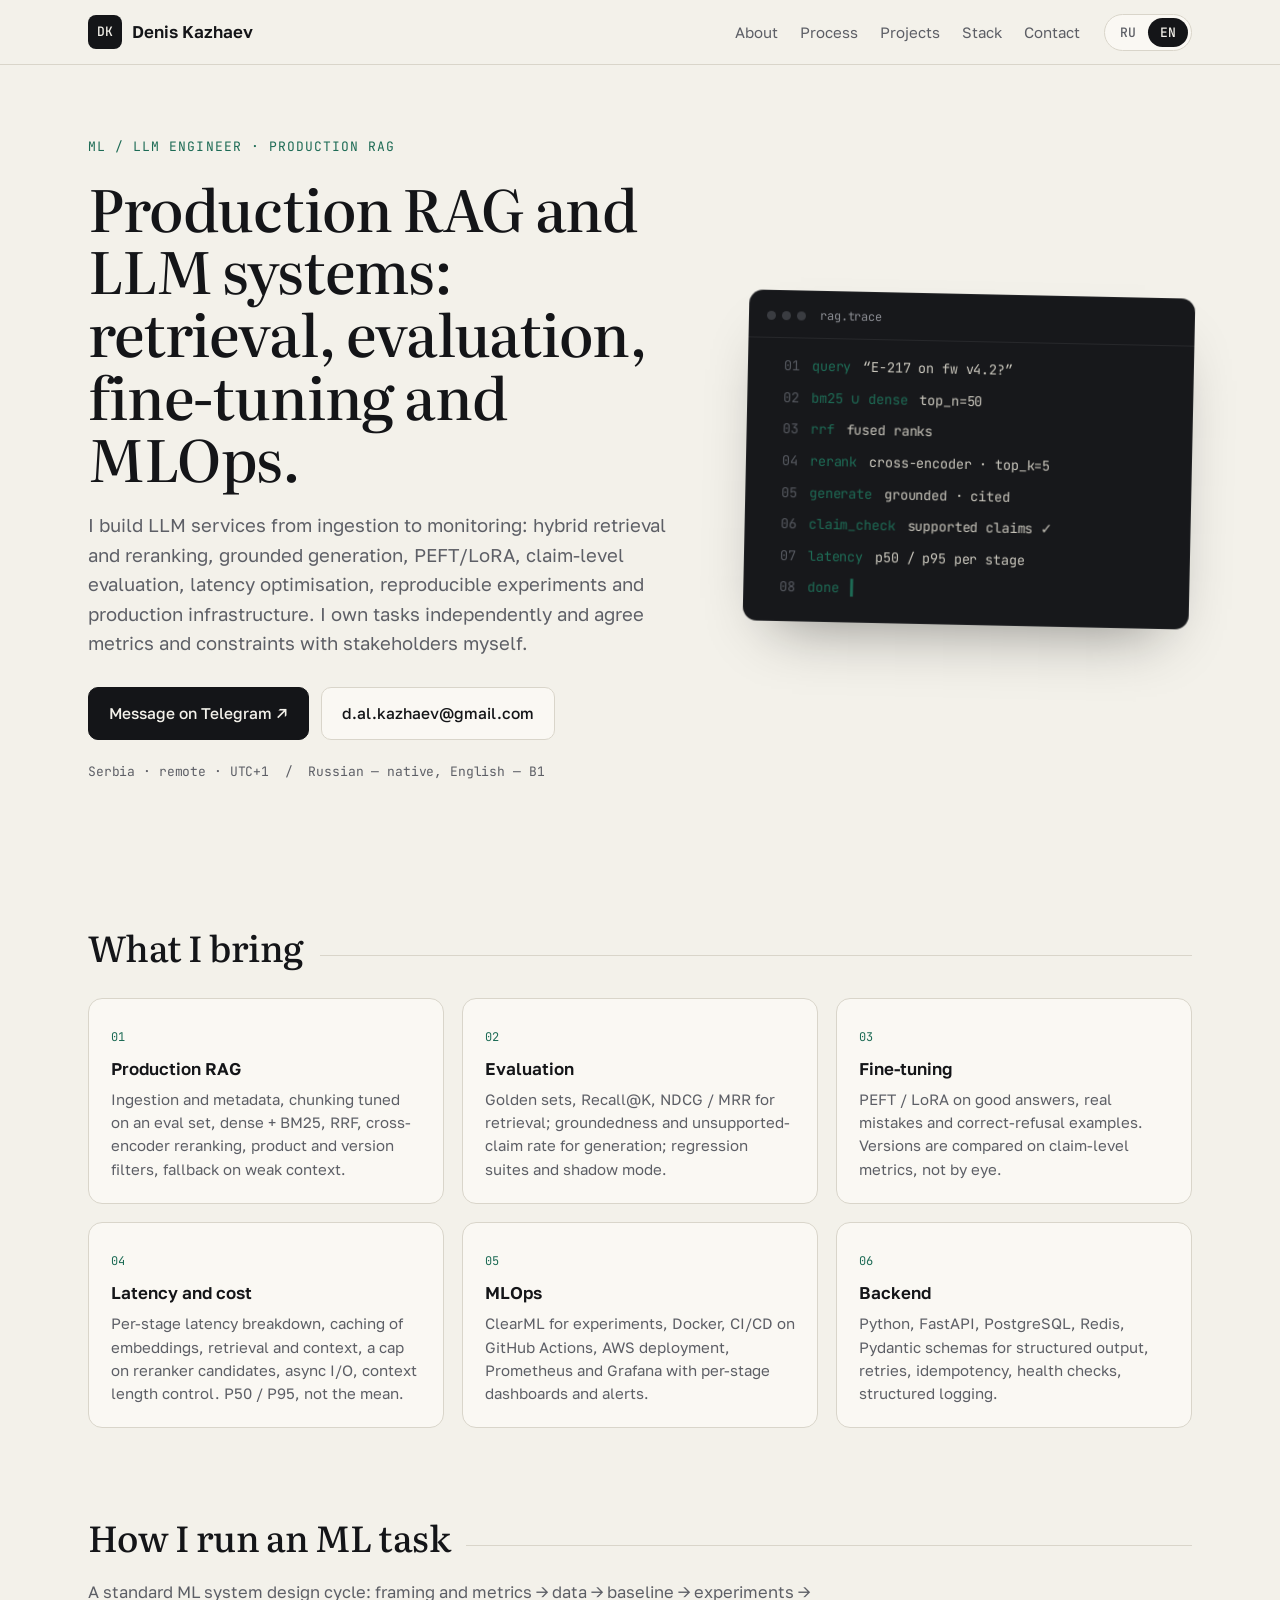
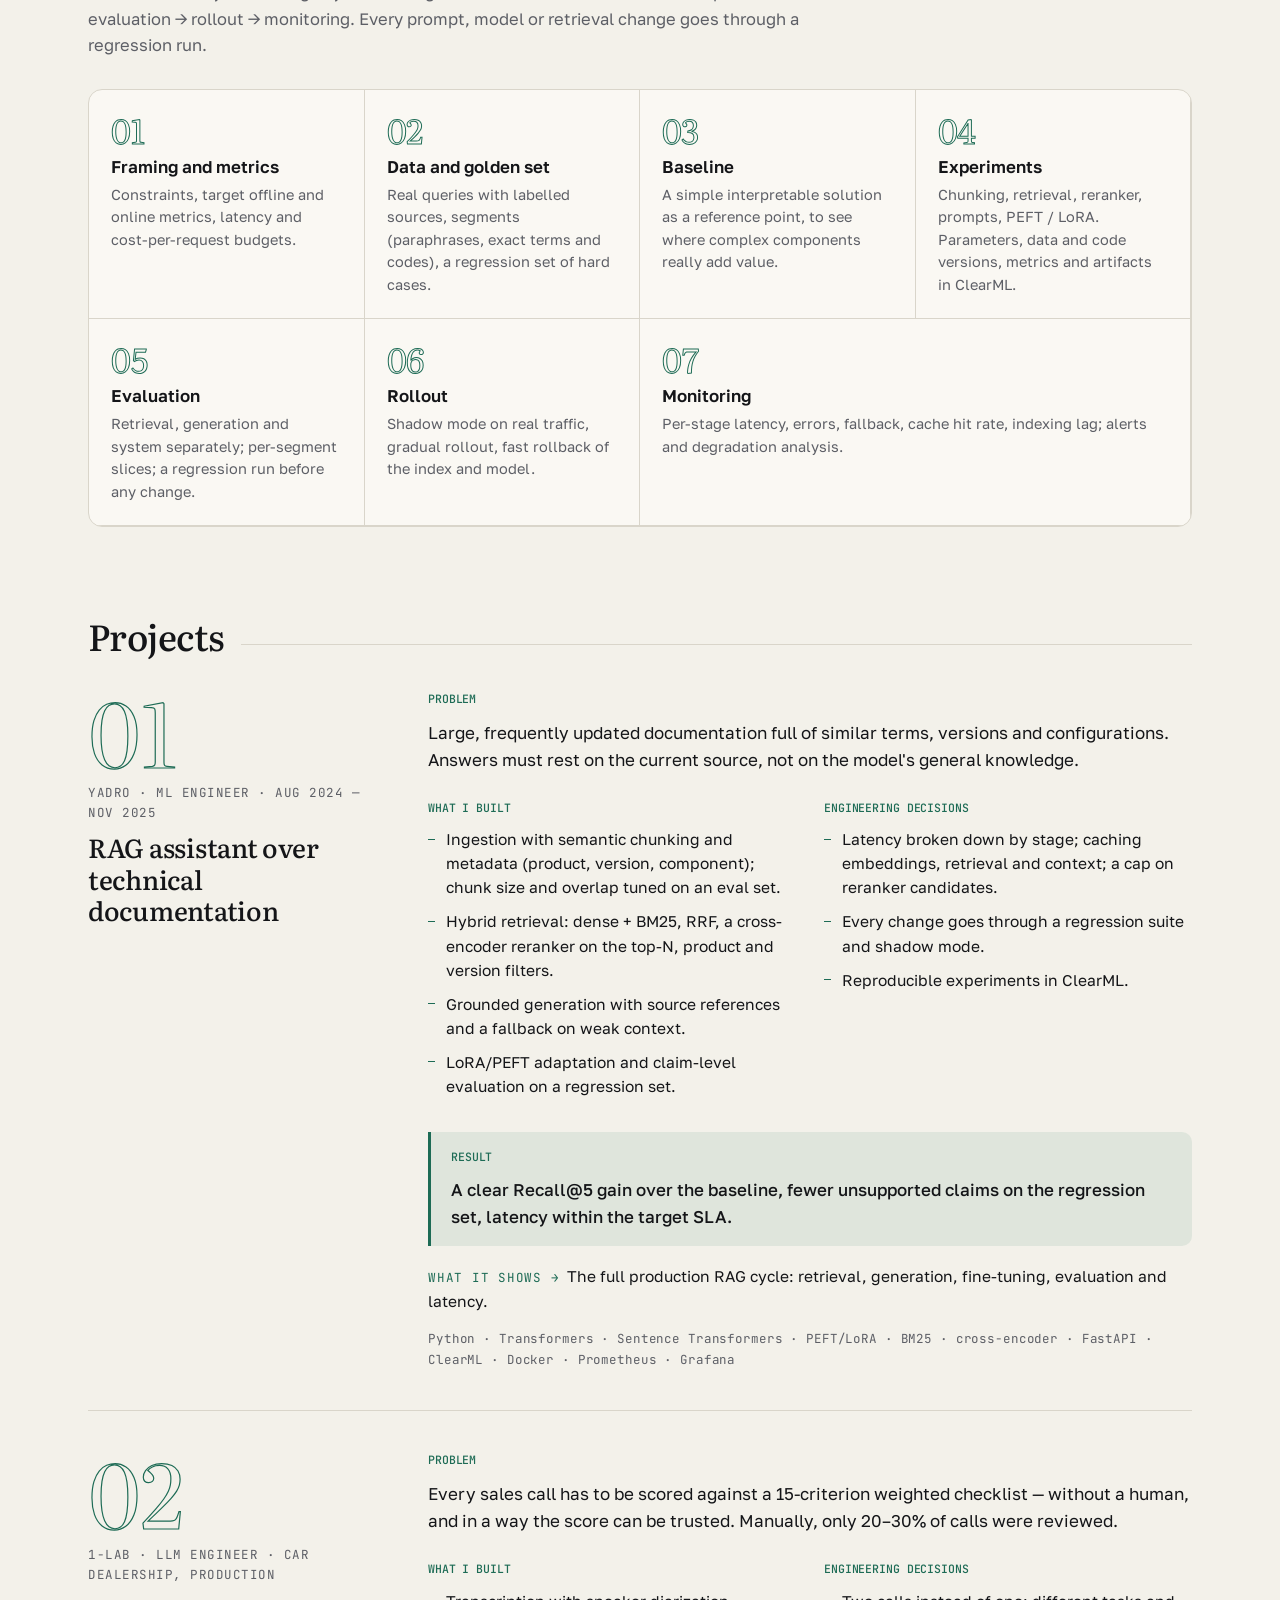
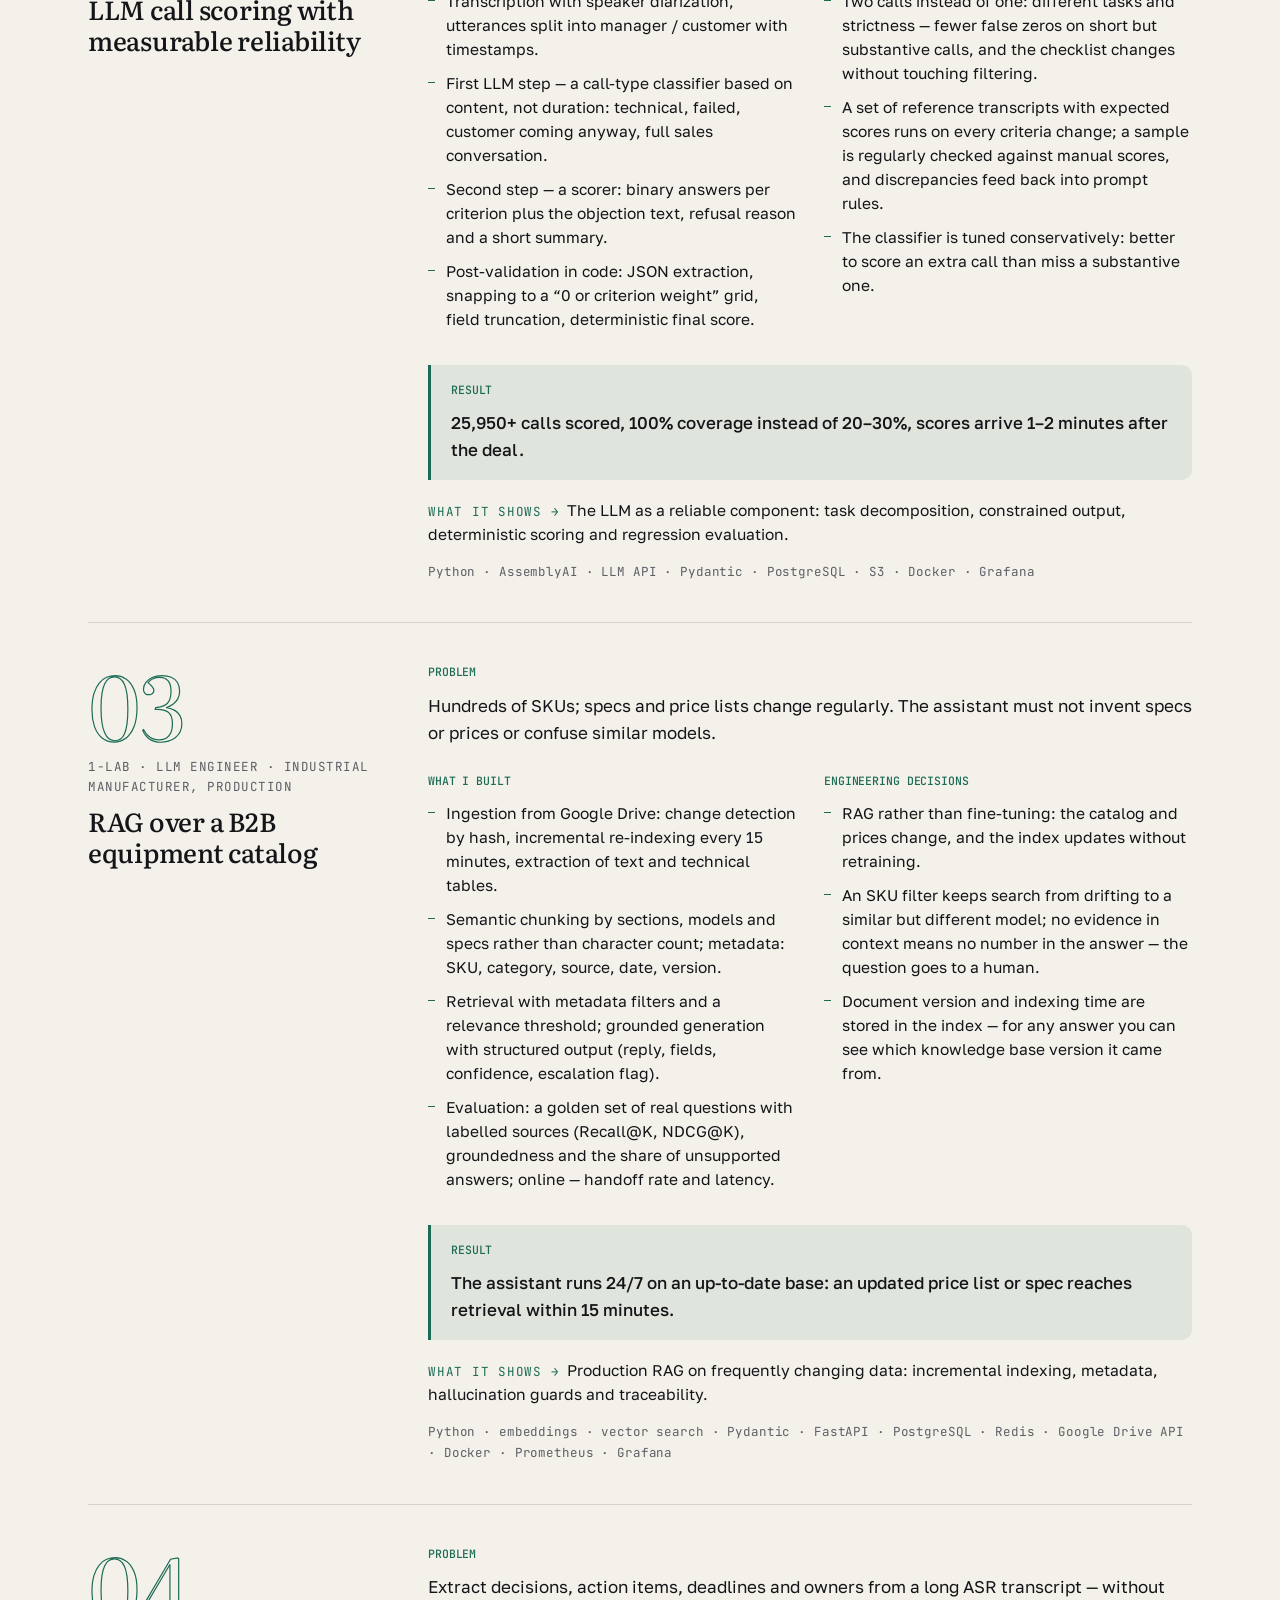
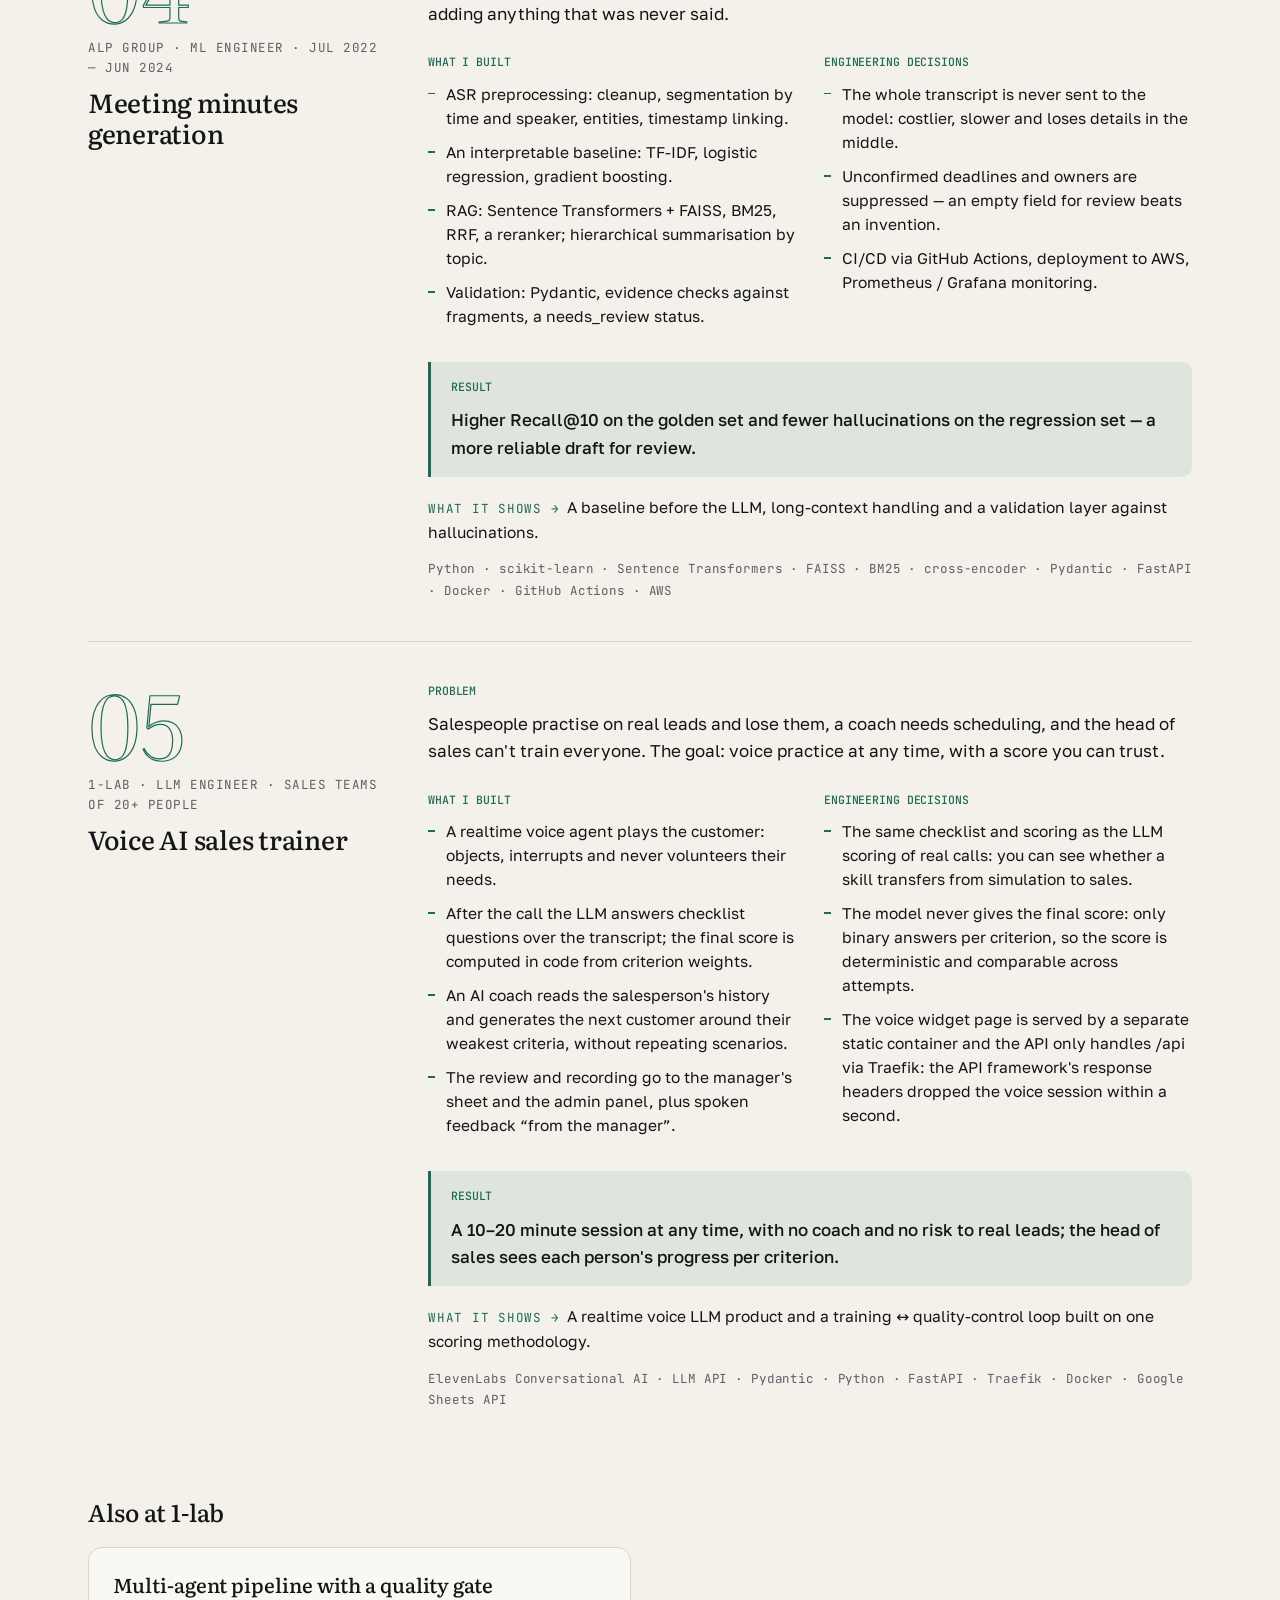
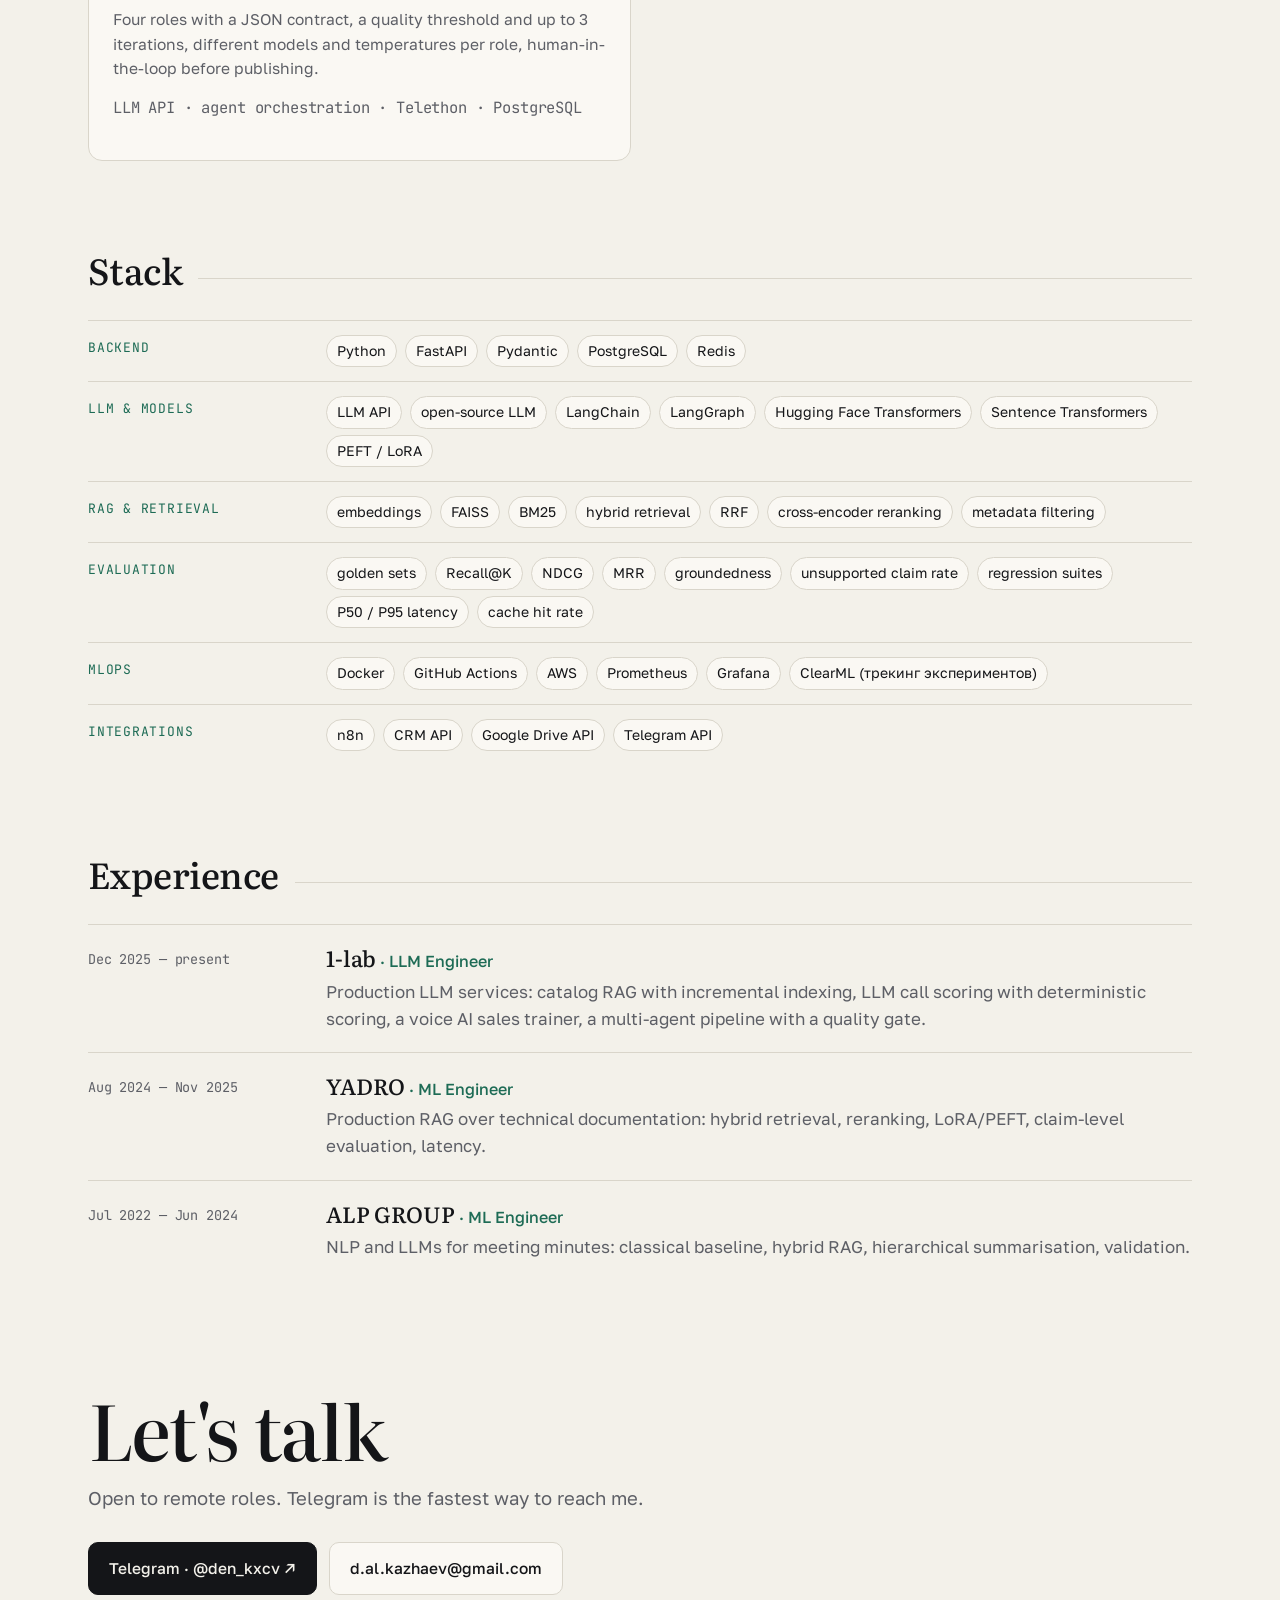
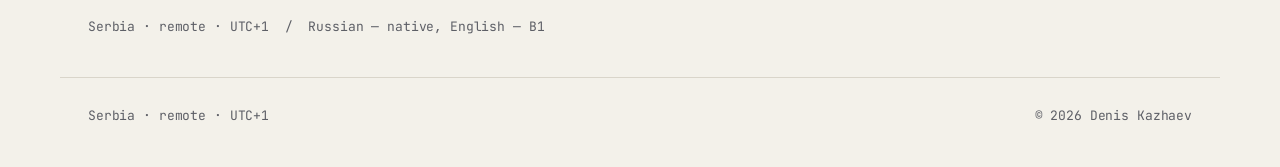
<file: index.html>
<!doctype html>
<html lang="ru"><head><meta charset="utf-8">
<meta name="viewport" content="width=device-width, initial-scale=1">
<title>Денис Кажаев — Denis Kazhaev</title>
<meta http-equiv="refresh" content="0; url=ru/">
<script>
(function () {
  var lang = "";
  try { lang = localStorage.getItem("lang") || ""; } catch (e) {}
  if (!lang) lang = (navigator.language || "ru").toLowerCase().indexOf("ru") === 0 ? "ru" : "en";
  location.replace(lang + "/");
})();
</script>
</head><body><a href="ru/">RU</a> · <a href="en/">EN</a></body></html>
</file>
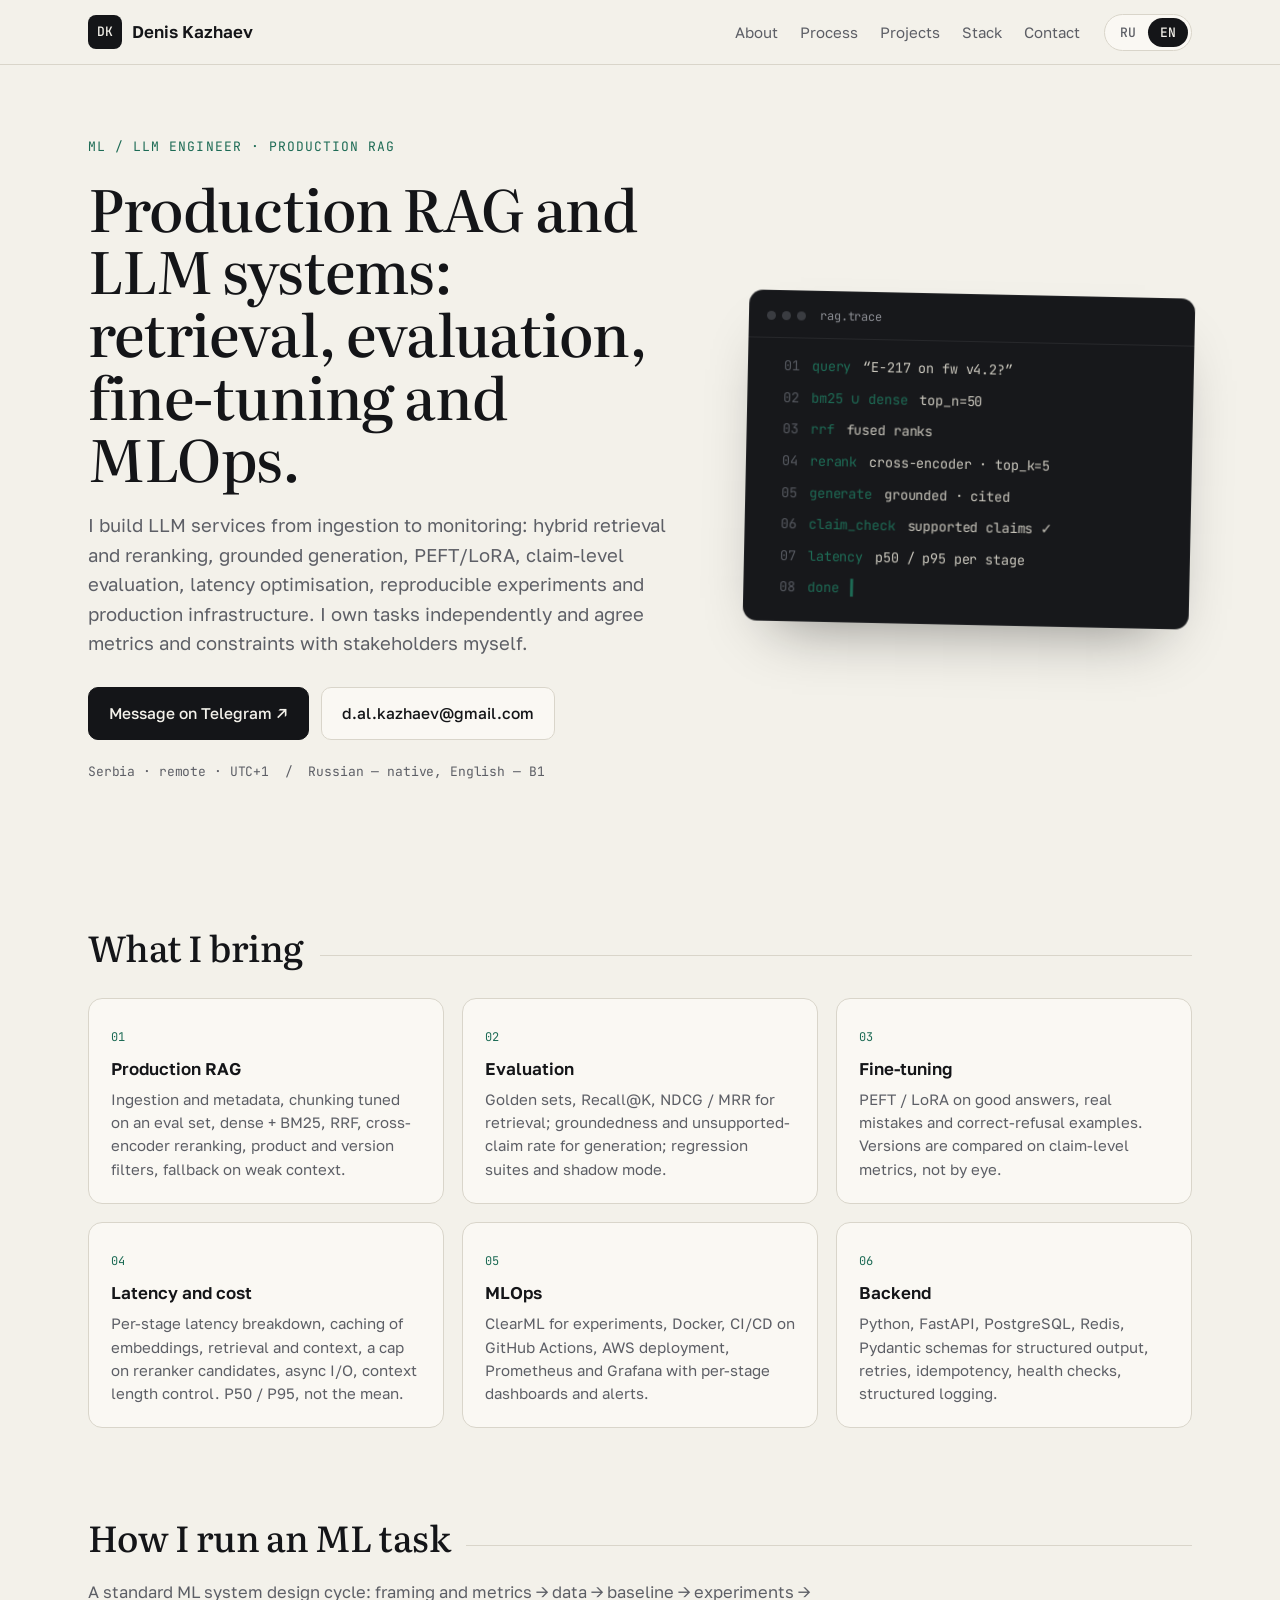
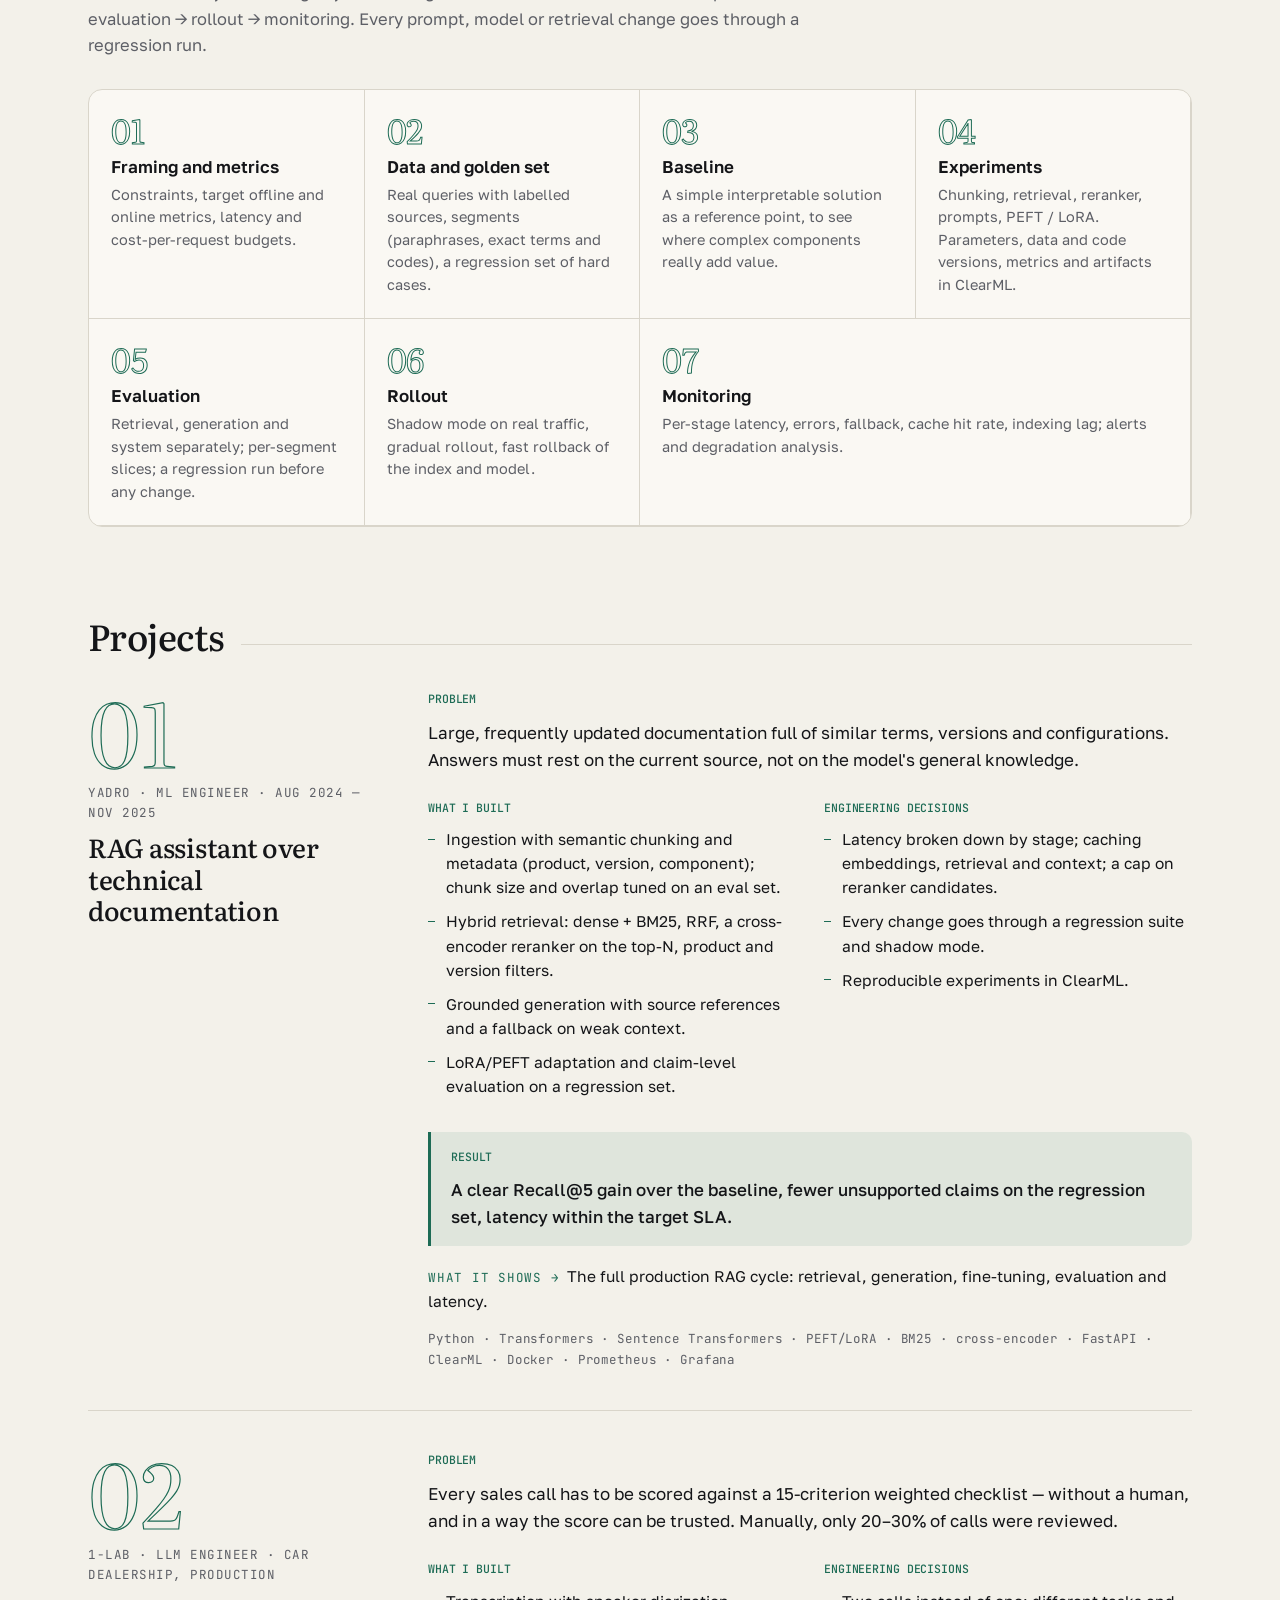
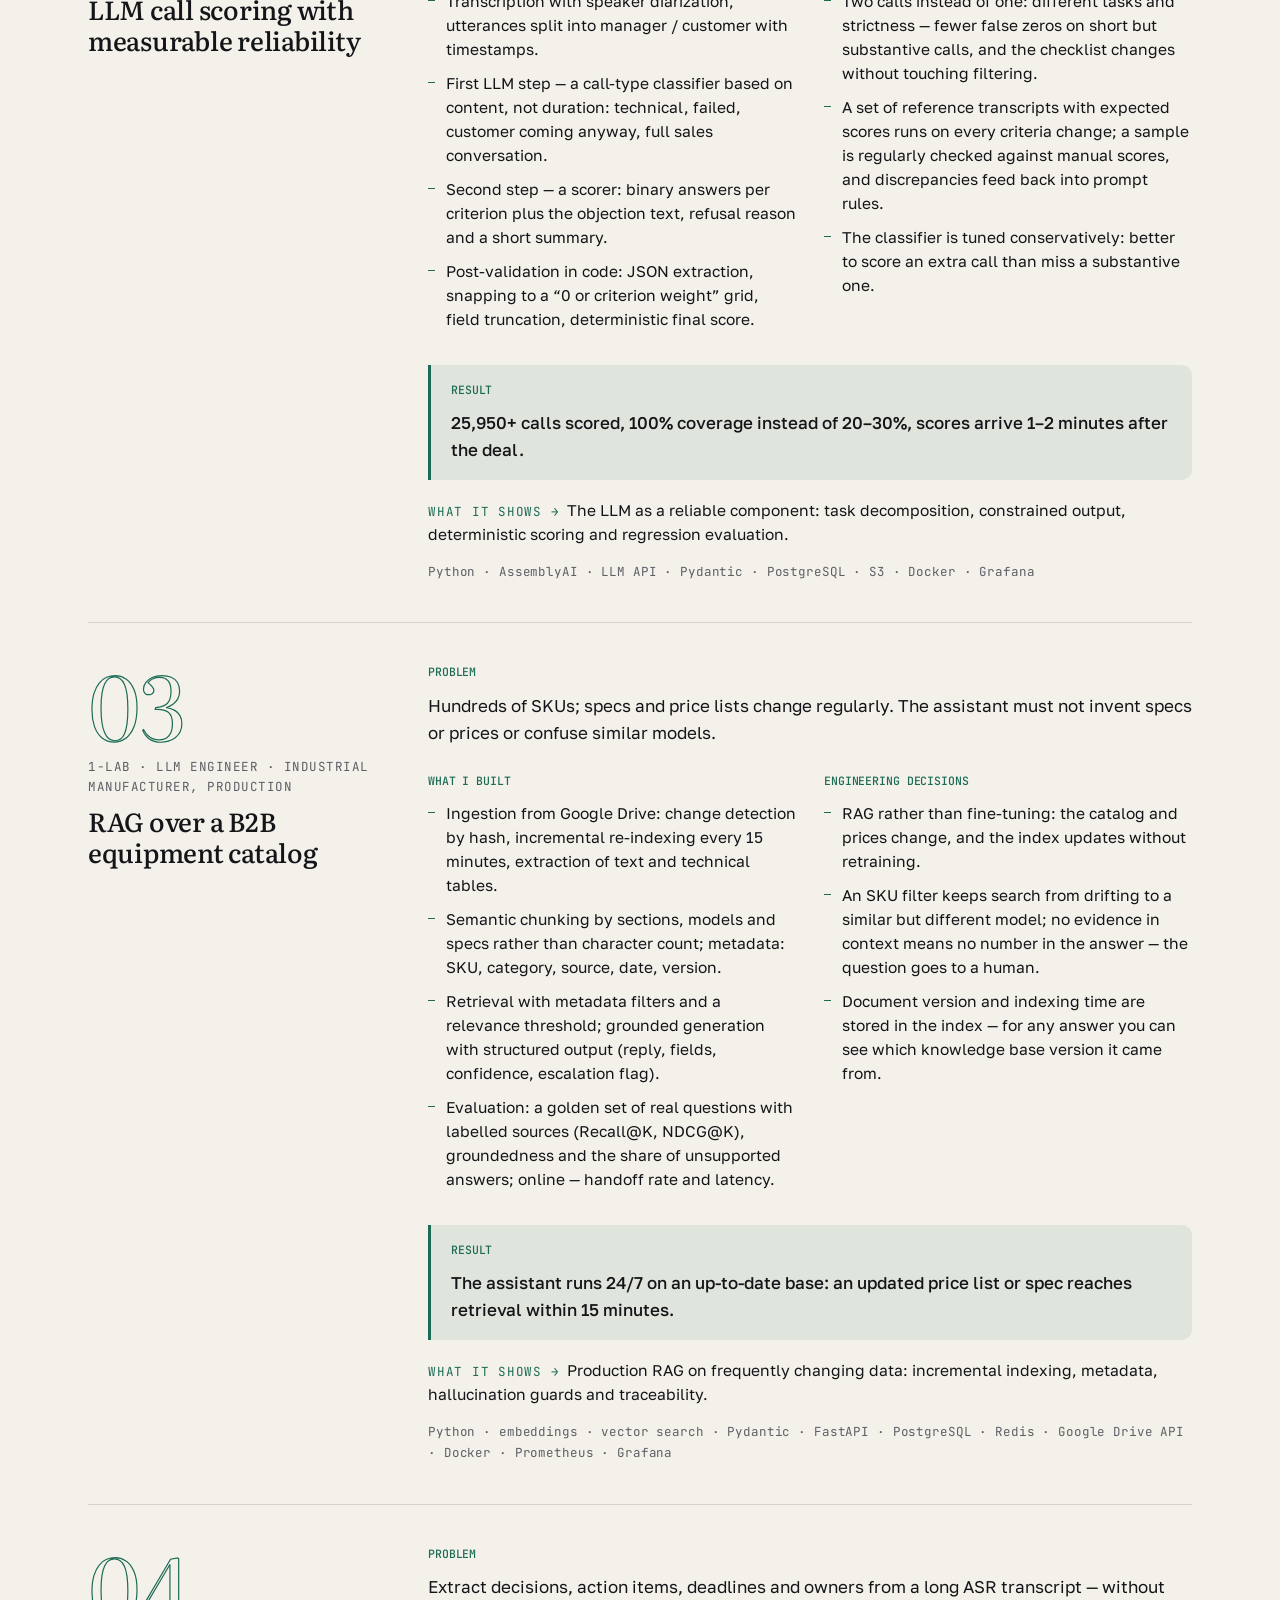
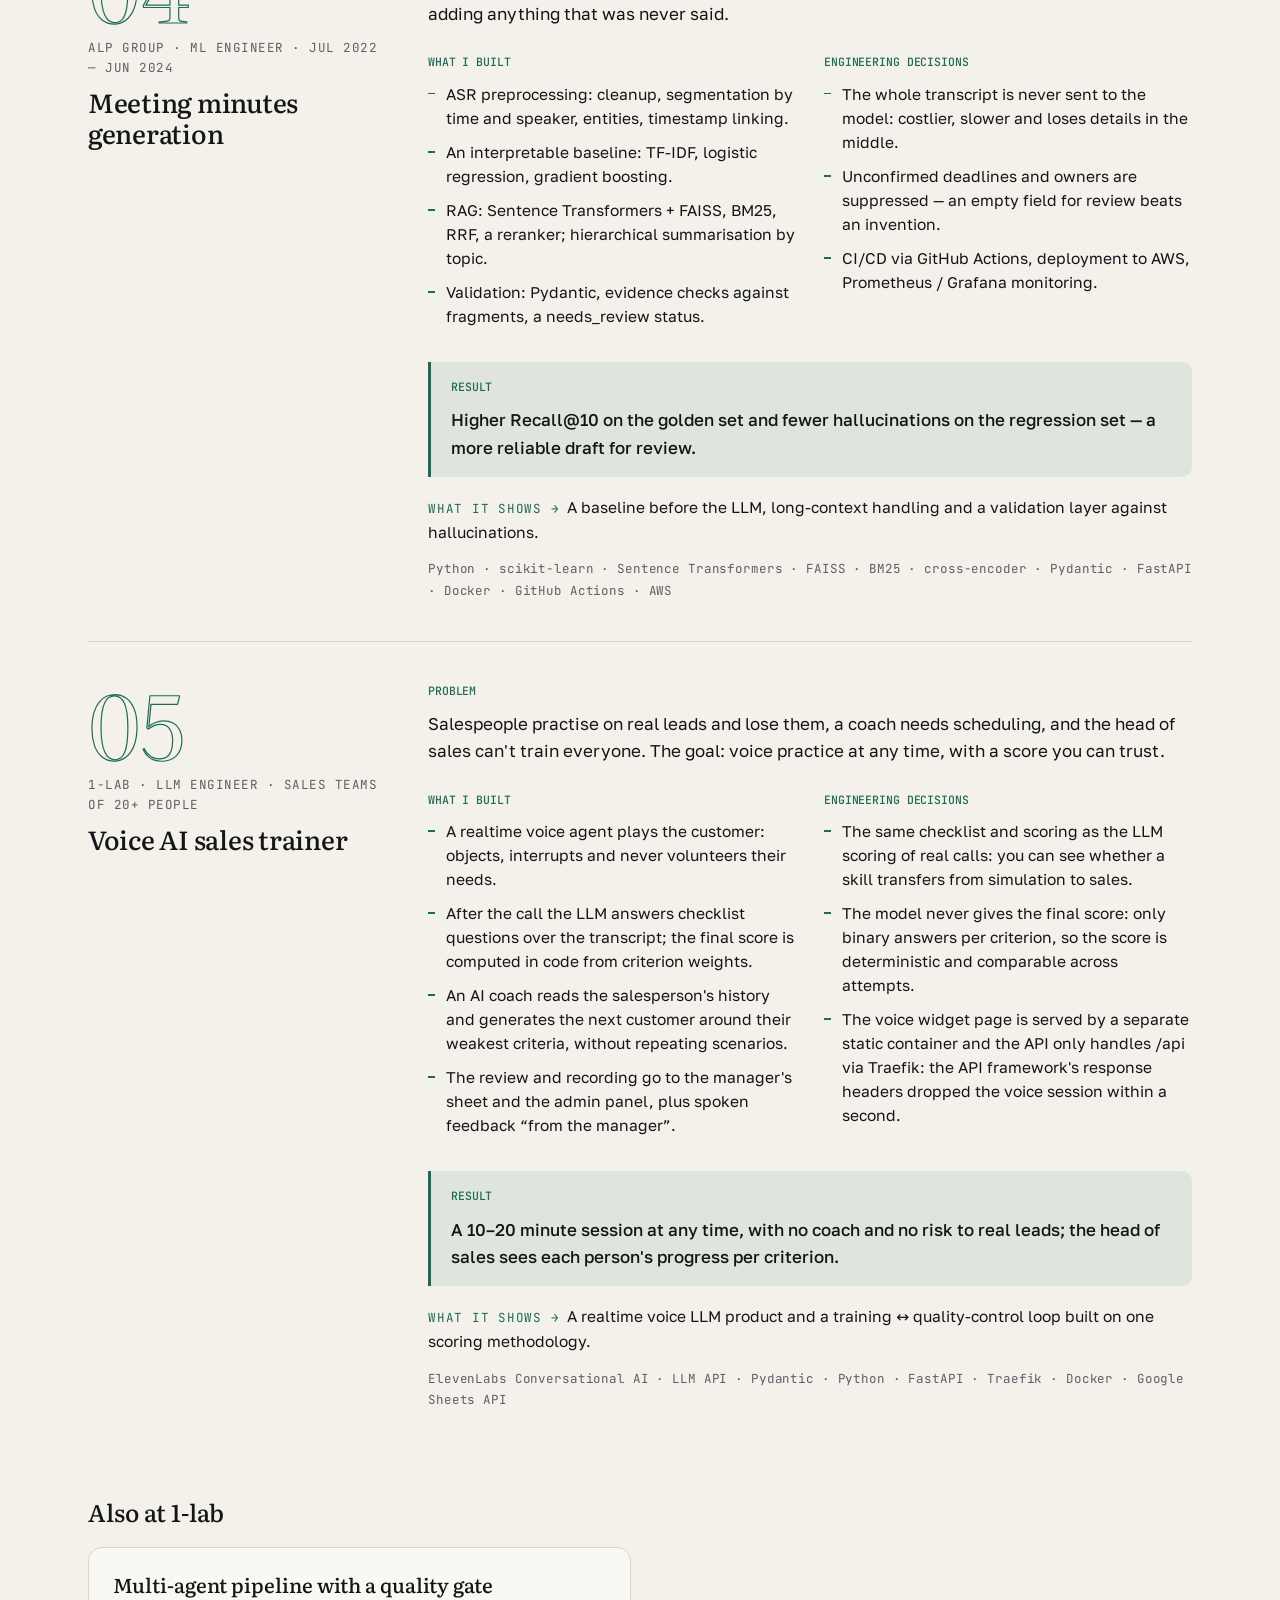
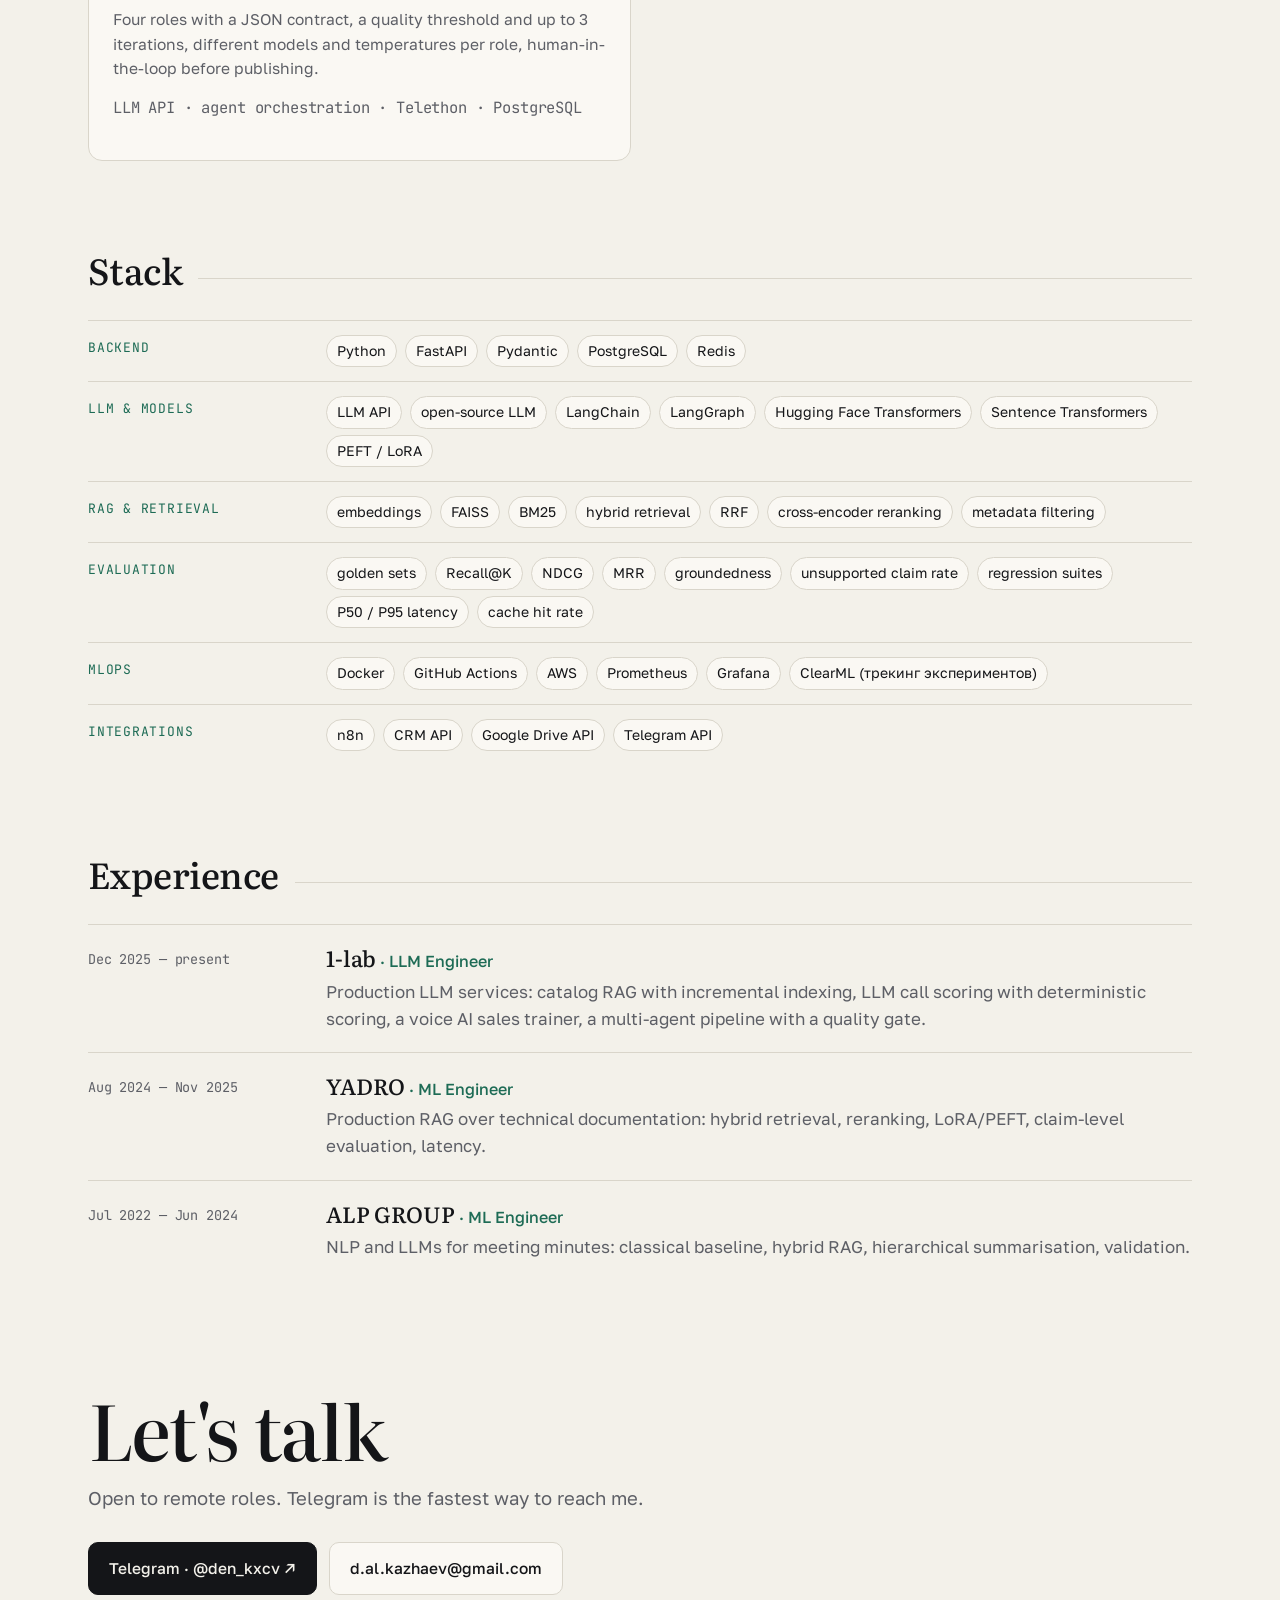
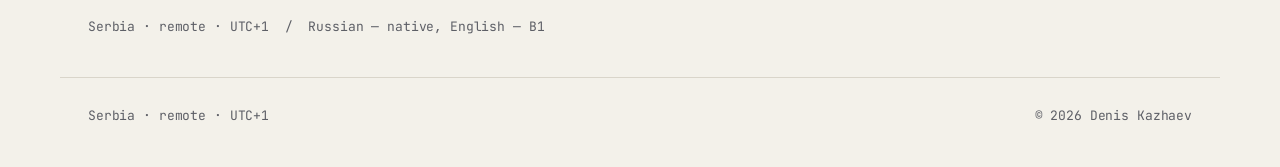
<file: en/index.html>
<!doctype html>
<html lang="en" data-track="ml">
<head>
<meta charset="utf-8">
<meta name="viewport" content="width=device-width, initial-scale=1">
<title>Denis Kazhaev — ML / LLM Engineer</title>
<meta name="description" content="ML / LLM engineer: production RAG, hybrid retrieval and reranking, PEFT/LoRA, LLM evaluation, latency and MLOps.">
<meta property="og:title" content="Denis Kazhaev — ML / LLM Engineer">
<meta property="og:description" content="ML / LLM engineer: production RAG, hybrid retrieval and reranking, PEFT/LoRA, LLM evaluation, latency and MLOps.">
<meta property="og:type" content="profile">
<link rel="alternate" hreflang="ru" href="/ru/"><link rel="alternate" hreflang="en" href="/en/">
<link rel="preconnect" href="https://fonts.googleapis.com">
<link rel="preconnect" href="https://fonts.gstatic.com" crossorigin>
<link href="https://fonts.googleapis.com/css2?family=Golos+Text:wght@400;500;600&family=JetBrains+Mono:wght@400;500&family=Literata:ital,opsz,wght@0,7..72,400;0,7..72,500;0,7..72,600;1,7..72,400&display=swap" rel="stylesheet">
<link rel="stylesheet" href="../assets/style.css">
<link rel="icon" href="../assets/favicon.svg" type="image/svg+xml">
</head>
<body>

<header class="top">
  <div class="wrap top-in">
    <a class="mark" href="#top"><span class="mono">DK</span><span class="mark-name">Denis Kazhaev</span></a>
    <nav class="nav"><a href="#about">About</a><a href="#process">Process</a><a href="#cases">Projects</a><a href="#stack">Stack</a><a href="#contact">Contact</a></nav>
    <div class="switches">
      <div class="seg" role="group" aria-label="language"><a href="../ru/">RU</a><a href="../en/" class="on" aria-current="page">EN</a></div>
    </div>
  </div>
</header>
<main>

<section class="hero wrap" id="top">
  <div class="hero-text">
    <p class="kicker mono">ML / LLM Engineer · production RAG</p>
    <h1>Production RAG and LLM systems: retrieval, evaluation, fine-tuning and MLOps.</h1>
    <p class="lead">I build LLM services from ingestion to monitoring: hybrid retrieval and reranking, grounded generation, PEFT/LoRA, claim-level evaluation, latency optimisation, reproducible experiments and production infrastructure. I own tasks independently and agree metrics and constraints with stakeholders myself.</p>
    <div class="cta">
      <a class="btn btn-main" href="https://t.me/den_kxcv">Message on Telegram ↗</a>
      <a class="btn" href="mailto:d.al.kazhaev@gmail.com">d.al.kazhaev@gmail.com</a>
    </div>
    <p class="meta mono">Serbia · remote · UTC+1 &nbsp;/&nbsp; Russian — native, English — B1</p>
  </div>
  <figure class="trace" aria-hidden="true">
    <figcaption class="mono"><span class="dot"></span><span class="dot"></span><span class="dot"></span> rag.trace</figcaption>
    <ol class="mono"><li style="--i:0"><span class="ln">01</span><span class="fn">query</span><span class="arg">“E-217 on fw v4.2?”</span></li><li style="--i:1"><span class="ln">02</span><span class="fn">bm25 ∪ dense</span><span class="arg">top_n=50</span></li><li style="--i:2"><span class="ln">03</span><span class="fn">rrf</span><span class="arg">fused ranks</span></li><li style="--i:3"><span class="ln">04</span><span class="fn">rerank</span><span class="arg">cross-encoder · top_k=5</span></li><li style="--i:4"><span class="ln">05</span><span class="fn">generate</span><span class="arg">grounded · cited</span></li><li style="--i:5"><span class="ln">06</span><span class="fn">claim_check</span><span class="arg">supported claims ✓</span></li><li style="--i:6"><span class="ln">07</span><span class="fn">latency</span><span class="arg">p50 / p95 per stage</span></li><li style="--i:7"><span class="ln">08</span><span class="fn">done</span><span class="blink">▍</span></li></ol>
  </figure>
</section>
<section class="wrap block" id="about"><h2 class="h2">What I bring</h2><div class="prs"><div class="pr"><span class="pr-n mono">01</span><h4>Production RAG</h4><p>Ingestion and metadata, chunking tuned on an eval set, dense + BM25, RRF, cross-encoder reranking, product and version filters, fallback on weak context.</p></div><div class="pr"><span class="pr-n mono">02</span><h4>Evaluation</h4><p>Golden sets, Recall@K, NDCG / MRR for retrieval; groundedness and unsupported-claim rate for generation; regression suites and shadow mode.</p></div><div class="pr"><span class="pr-n mono">03</span><h4>Fine-tuning</h4><p>PEFT / LoRA on good answers, real mistakes and correct-refusal examples. Versions are compared on claim-level metrics, not by eye.</p></div><div class="pr"><span class="pr-n mono">04</span><h4>Latency and cost</h4><p>Per-stage latency breakdown, caching of embeddings, retrieval and context, a cap on reranker candidates, async I/O, context length control. P50 / P95, not the mean.</p></div><div class="pr"><span class="pr-n mono">05</span><h4>MLOps</h4><p>ClearML for experiments, Docker, CI/CD on GitHub Actions, AWS deployment, Prometheus and Grafana with per-stage dashboards and alerts.</p></div><div class="pr"><span class="pr-n mono">06</span><h4>Backend</h4><p>Python, FastAPI, PostgreSQL, Redis, Pydantic schemas for structured output, retries, idempotency, health checks, structured logging.</p></div></div></section><section class="wrap block" id="process"><h2 class="h2">How I run an ML task</h2><p class="section-lead">A standard ML system design cycle: framing and metrics → data → baseline → experiments → evaluation → rollout → monitoring. Every prompt, model or retrieval change goes through a regression run.</p><ol class="steps"><li><span class="st-n mono">01</span><div><h4>Framing and metrics</h4><p>Constraints, target offline and online metrics, latency and cost-per-request budgets.</p></div></li><li><span class="st-n mono">02</span><div><h4>Data and golden set</h4><p>Real queries with labelled sources, segments (paraphrases, exact terms and codes), a regression set of hard cases.</p></div></li><li><span class="st-n mono">03</span><div><h4>Baseline</h4><p>A simple interpretable solution as a reference point, to see where complex components really add value.</p></div></li><li><span class="st-n mono">04</span><div><h4>Experiments</h4><p>Chunking, retrieval, reranker, prompts, PEFT / LoRA. Parameters, data and code versions, metrics and artifacts in ClearML.</p></div></li><li><span class="st-n mono">05</span><div><h4>Evaluation</h4><p>Retrieval, generation and system separately; per-segment slices; a regression run before any change.</p></div></li><li><span class="st-n mono">06</span><div><h4>Rollout</h4><p>Shadow mode on real traffic, gradual rollout, fast rollback of the index and model.</p></div></li><li><span class="st-n mono">07</span><div><h4>Monitoring</h4><p>Per-stage latency, errors, fallback, cache hit rate, indexing lag; alerts and degradation analysis.</p></div></li></ol></section><section class="wrap block" id="cases"><h2 class="h2">Projects</h2>
<article class="case" data-tags="" id="case-yadro">
  <div class="case-head">
    <span class="case-num">01</span>
    <div>
      <p class="case-client mono">YADRO · ML Engineer · Aug 2024 — Nov 2025</p>
      <h3>RAG assistant over technical documentation</h3>
    </div>
  </div>
  <div class="case-body">
    <div class="case-problem"><h5 class="mono">Problem</h5><p>Large, frequently updated documentation full of similar terms, versions and configurations. Answers must rest on the current source, not on the model&#x27;s general knowledge.</p></div>
    
    <div class="case-cols">
      <div><h5 class="mono">What I built</h5><ul><li>Ingestion with semantic chunking and metadata (product, version, component); chunk size and overlap tuned on an eval set.</li><li>Hybrid retrieval: dense + BM25, RRF, a cross-encoder reranker on the top-N, product and version filters.</li><li>Grounded generation with source references and a fallback on weak context.</li><li>LoRA/PEFT adaptation and claim-level evaluation on a regression set.</li></ul></div>
      <div><h5 class="mono">Engineering decisions</h5><ul><li>Latency broken down by stage; caching embeddings, retrieval and context; a cap on reranker candidates.</li><li>Every change goes through a regression suite and shadow mode.</li><li>Reproducible experiments in ClearML.</li></ul></div>
    </div>
    <div class="case-result"><h5 class="mono">Result</h5><p>A clear Recall@5 gain over the baseline, fewer unsupported claims on the regression set, latency within the target SLA.</p></div>
    <p class="case-shows"><span class="mono">What it shows →</span> The full production RAG cycle: retrieval, generation, fine-tuning, evaluation and latency.</p>
    <p class="stackline mono">Python · Transformers · Sentence Transformers · PEFT/LoRA · BM25 · cross-encoder · FastAPI · ClearML · Docker · Prometheus · Grafana</p>
  </div>
</article>
<article class="case" data-tags="" id="case-ml-callqc">
  <div class="case-head">
    <span class="case-num">02</span>
    <div>
      <p class="case-client mono">1-lab · LLM Engineer · car dealership, production</p>
      <h3>LLM call scoring with measurable reliability</h3>
    </div>
  </div>
  <div class="case-body">
    <div class="case-problem"><h5 class="mono">Problem</h5><p>Every sales call has to be scored against a 15-criterion weighted checklist — without a human, and in a way the score can be trusted. Manually, only 20–30% of calls were reviewed.</p></div>
    
    <div class="case-cols">
      <div><h5 class="mono">What I built</h5><ul><li>Transcription with speaker diarization, utterances split into manager / customer with timestamps.</li><li>First LLM step — a call-type classifier based on content, not duration: technical, failed, customer coming anyway, full sales conversation.</li><li>Second step — a scorer: binary answers per criterion plus the objection text, refusal reason and a short summary.</li><li>Post-validation in code: JSON extraction, snapping to a “0 or criterion weight” grid, field truncation, deterministic final score.</li></ul></div>
      <div><h5 class="mono">Engineering decisions</h5><ul><li>Two calls instead of one: different tasks and strictness — fewer false zeros on short but substantive calls, and the checklist changes without touching filtering.</li><li>A set of reference transcripts with expected scores runs on every criteria change; a sample is regularly checked against manual scores, and discrepancies feed back into prompt rules.</li><li>The classifier is tuned conservatively: better to score an extra call than miss a substantive one.</li></ul></div>
    </div>
    <div class="case-result"><h5 class="mono">Result</h5><p>25,950+ calls scored, 100% coverage instead of 20–30%, scores arrive 1–2 minutes after the deal.</p></div>
    <p class="case-shows"><span class="mono">What it shows →</span> The LLM as a reliable component: task decomposition, constrained output, deterministic scoring and regression evaluation.</p>
    <p class="stackline mono">Python · AssemblyAI · LLM API · Pydantic · PostgreSQL · S3 · Docker · Grafana</p>
  </div>
</article>
<article class="case" data-tags="" id="case-ml-rag">
  <div class="case-head">
    <span class="case-num">03</span>
    <div>
      <p class="case-client mono">1-lab · LLM Engineer · industrial manufacturer, production</p>
      <h3>RAG over a B2B equipment catalog</h3>
    </div>
  </div>
  <div class="case-body">
    <div class="case-problem"><h5 class="mono">Problem</h5><p>Hundreds of SKUs; specs and price lists change regularly. The assistant must not invent specs or prices or confuse similar models.</p></div>
    
    <div class="case-cols">
      <div><h5 class="mono">What I built</h5><ul><li>Ingestion from Google Drive: change detection by hash, incremental re-indexing every 15 minutes, extraction of text and technical tables.</li><li>Semantic chunking by sections, models and specs rather than character count; metadata: SKU, category, source, date, version.</li><li>Retrieval with metadata filters and a relevance threshold; grounded generation with structured output (reply, fields, confidence, escalation flag).</li><li>Evaluation: a golden set of real questions with labelled sources (Recall@K, NDCG@K), groundedness and the share of unsupported answers; online — handoff rate and latency.</li></ul></div>
      <div><h5 class="mono">Engineering decisions</h5><ul><li>RAG rather than fine-tuning: the catalog and prices change, and the index updates without retraining.</li><li>An SKU filter keeps search from drifting to a similar but different model; no evidence in context means no number in the answer — the question goes to a human.</li><li>Document version and indexing time are stored in the index — for any answer you can see which knowledge base version it came from.</li></ul></div>
    </div>
    <div class="case-result"><h5 class="mono">Result</h5><p>The assistant runs 24/7 on an up-to-date base: an updated price list or spec reaches retrieval within 15 minutes.</p></div>
    <p class="case-shows"><span class="mono">What it shows →</span> Production RAG on frequently changing data: incremental indexing, metadata, hallucination guards and traceability.</p>
    <p class="stackline mono">Python · embeddings · vector search · Pydantic · FastAPI · PostgreSQL · Redis · Google Drive API · Docker · Prometheus · Grafana</p>
  </div>
</article>
<article class="case" data-tags="" id="case-alp">
  <div class="case-head">
    <span class="case-num">04</span>
    <div>
      <p class="case-client mono">ALP GROUP · ML Engineer · Jul 2022 — Jun 2024</p>
      <h3>Meeting minutes generation</h3>
    </div>
  </div>
  <div class="case-body">
    <div class="case-problem"><h5 class="mono">Problem</h5><p>Extract decisions, action items, deadlines and owners from a long ASR transcript — without adding anything that was never said.</p></div>
    
    <div class="case-cols">
      <div><h5 class="mono">What I built</h5><ul><li>ASR preprocessing: cleanup, segmentation by time and speaker, entities, timestamp linking.</li><li>An interpretable baseline: TF-IDF, logistic regression, gradient boosting.</li><li>RAG: Sentence Transformers + FAISS, BM25, RRF, a reranker; hierarchical summarisation by topic.</li><li>Validation: Pydantic, evidence checks against fragments, a needs_review status.</li></ul></div>
      <div><h5 class="mono">Engineering decisions</h5><ul><li>The whole transcript is never sent to the model: costlier, slower and loses details in the middle.</li><li>Unconfirmed deadlines and owners are suppressed — an empty field for review beats an invention.</li><li>CI/CD via GitHub Actions, deployment to AWS, Prometheus / Grafana monitoring.</li></ul></div>
    </div>
    <div class="case-result"><h5 class="mono">Result</h5><p>Higher Recall@10 on the golden set and fewer hallucinations on the regression set — a more reliable draft for review.</p></div>
    <p class="case-shows"><span class="mono">What it shows →</span> A baseline before the LLM, long-context handling and a validation layer against hallucinations.</p>
    <p class="stackline mono">Python · scikit-learn · Sentence Transformers · FAISS · BM25 · cross-encoder · Pydantic · FastAPI · Docker · GitHub Actions · AWS</p>
  </div>
</article>
<article class="case" data-tags="" id="case-ml-trainer">
  <div class="case-head">
    <span class="case-num">05</span>
    <div>
      <p class="case-client mono">1-lab · LLM Engineer · sales teams of 20+ people</p>
      <h3>Voice AI sales trainer</h3>
    </div>
  </div>
  <div class="case-body">
    <div class="case-problem"><h5 class="mono">Problem</h5><p>Salespeople practise on real leads and lose them, a coach needs scheduling, and the head of sales can&#x27;t train everyone. The goal: voice practice at any time, with a score you can trust.</p></div>
    
    <div class="case-cols">
      <div><h5 class="mono">What I built</h5><ul><li>A realtime voice agent plays the customer: objects, interrupts and never volunteers their needs.</li><li>After the call the LLM answers checklist questions over the transcript; the final score is computed in code from criterion weights.</li><li>An AI coach reads the salesperson&#x27;s history and generates the next customer around their weakest criteria, without repeating scenarios.</li><li>The review and recording go to the manager&#x27;s sheet and the admin panel, plus spoken feedback “from the manager”.</li></ul></div>
      <div><h5 class="mono">Engineering decisions</h5><ul><li>The same checklist and scoring as the LLM scoring of real calls: you can see whether a skill transfers from simulation to sales.</li><li>The model never gives the final score: only binary answers per criterion, so the score is deterministic and comparable across attempts.</li><li>The voice widget page is served by a separate static container and the API only handles /api via Traefik: the API framework&#x27;s response headers dropped the voice session within a second.</li></ul></div>
    </div>
    <div class="case-result"><h5 class="mono">Result</h5><p>A 10–20 minute session at any time, with no coach and no risk to real leads; the head of sales sees each person&#x27;s progress per criterion.</p></div>
    <p class="case-shows"><span class="mono">What it shows →</span> A realtime voice LLM product and a training ↔ quality-control loop built on one scoring methodology.</p>
    <p class="stackline mono">ElevenLabs Conversational AI · LLM API · Pydantic · Python · FastAPI · Traefik · Docker · Google Sheets API</p>
  </div>
</article><h3 class="h3">Also at 1-lab</h3><div class="grid2"><article class="card" id="case-editorial" data-tags=""><h4>Multi-agent pipeline with a quality gate</h4><p>Four roles with a JSON contract, a quality threshold and up to 3 iterations, different models and temperatures per role, human-in-the-loop before publishing.</p><p class="stackline mono">LLM API · agent orchestration · Telethon · PostgreSQL</p></article></div></section><section class="wrap block" id="stack"><h2 class="h2">Stack</h2><dl class="skills"><div class="sk"><dt class="mono">Backend</dt><dd><ul class="tags"><li>Python</li><li>FastAPI</li><li>Pydantic</li><li>PostgreSQL</li><li>Redis</li></ul></dd></div><div class="sk"><dt class="mono">LLM &amp; models</dt><dd><ul class="tags"><li>LLM API</li><li>open-source LLM</li><li>LangChain</li><li>LangGraph</li><li>Hugging Face Transformers</li><li>Sentence Transformers</li><li>PEFT / LoRA</li></ul></dd></div><div class="sk"><dt class="mono">RAG &amp; retrieval</dt><dd><ul class="tags"><li>embeddings</li><li>FAISS</li><li>BM25</li><li>hybrid retrieval</li><li>RRF</li><li>cross-encoder reranking</li><li>metadata filtering</li></ul></dd></div><div class="sk"><dt class="mono">Evaluation</dt><dd><ul class="tags"><li>golden sets</li><li>Recall@K</li><li>NDCG</li><li>MRR</li><li>groundedness</li><li>unsupported claim rate</li><li>regression suites</li><li>P50 / P95 latency</li><li>cache hit rate</li></ul></dd></div><div class="sk"><dt class="mono">MLOps</dt><dd><ul class="tags"><li>Docker</li><li>GitHub Actions</li><li>AWS</li><li>Prometheus</li><li>Grafana</li><li>ClearML (трекинг экспериментов)</li></ul></dd></div><div class="sk"><dt class="mono">Integrations</dt><dd><ul class="tags"><li>n8n</li><li>CRM API</li><li>Google Drive API</li><li>Telegram API</li></ul></dd></div></dl></section><section class="wrap block" id="experience"><h2 class="h2">Experience</h2><ol class="timeline"><li><span class="period mono">Dec 2025 — present</span><div><h4>1-lab <span class="role">· LLM Engineer</span></h4><p>Production LLM services: catalog RAG with incremental indexing, LLM call scoring with deterministic scoring, a voice AI sales trainer, a multi-agent pipeline with a quality gate.</p></div></li><li><span class="period mono">Aug 2024 — Nov 2025</span><div><h4>YADRO <span class="role">· ML Engineer</span></h4><p>Production RAG over technical documentation: hybrid retrieval, reranking, LoRA/PEFT, claim-level evaluation, latency.</p></div></li><li><span class="period mono">Jul 2022 — Jun 2024</span><div><h4>ALP GROUP <span class="role">· ML Engineer</span></h4><p>NLP and LLMs for meeting minutes: classical baseline, hybrid RAG, hierarchical summarisation, validation.</p></div></li></ol></section>

<section class="wrap contact" id="contact">
  <h2>Let&#x27;s talk</h2>
  <p class="lead">Open to remote roles. Telegram is the fastest way to reach me.</p>
  <div class="cta">
    <a class="btn btn-main" href="https://t.me/den_kxcv">Telegram · @den_kxcv ↗</a>
    <a class="btn" href="mailto:d.al.kazhaev@gmail.com">d.al.kazhaev@gmail.com</a>
  </div>
  <p class="meta mono">Serbia · remote · UTC+1 &nbsp;/&nbsp; Russian — native, English — B1</p>
</section>
<footer class="wrap foot mono">
  <span>Serbia · remote · UTC+1</span>
  <span>© 2026 Denis Kazhaev</span>
</footer>
</main>
<script src="../assets/app.js" defer></script>
</body>
</html>
</file>
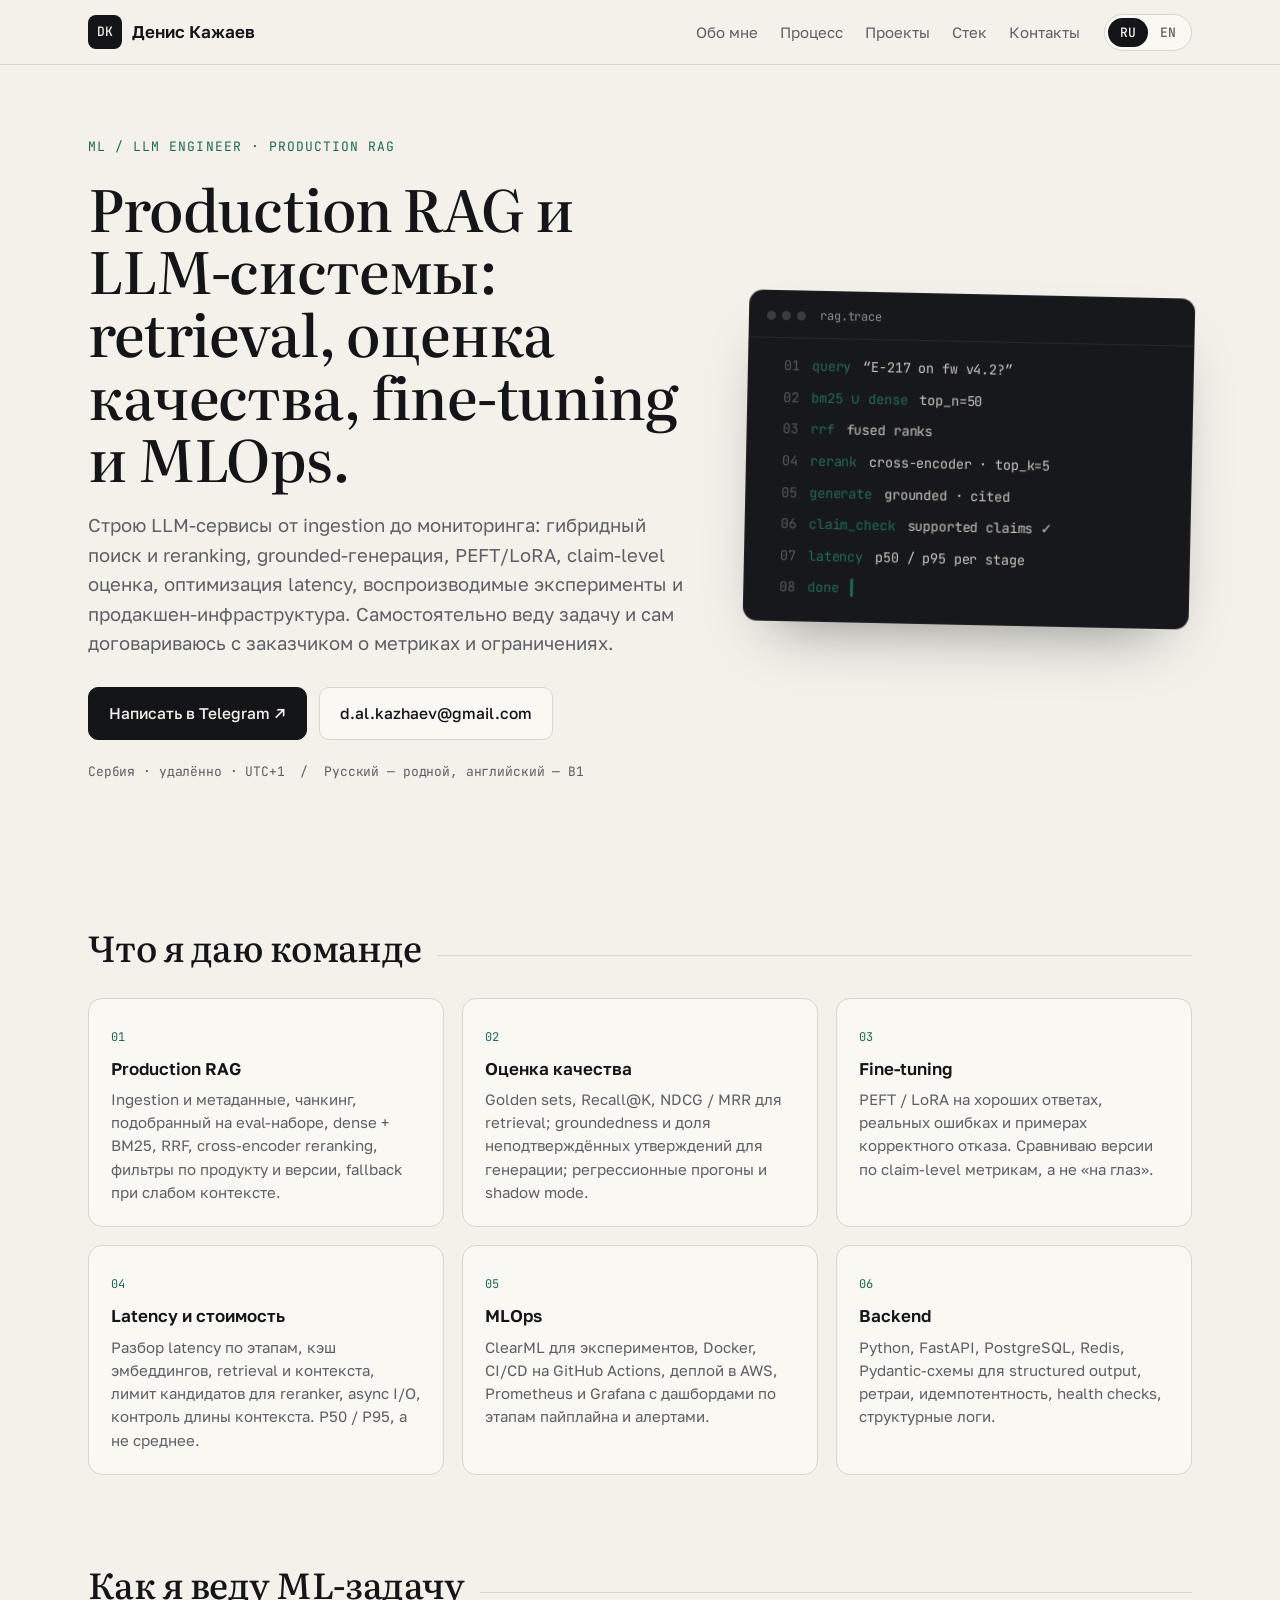
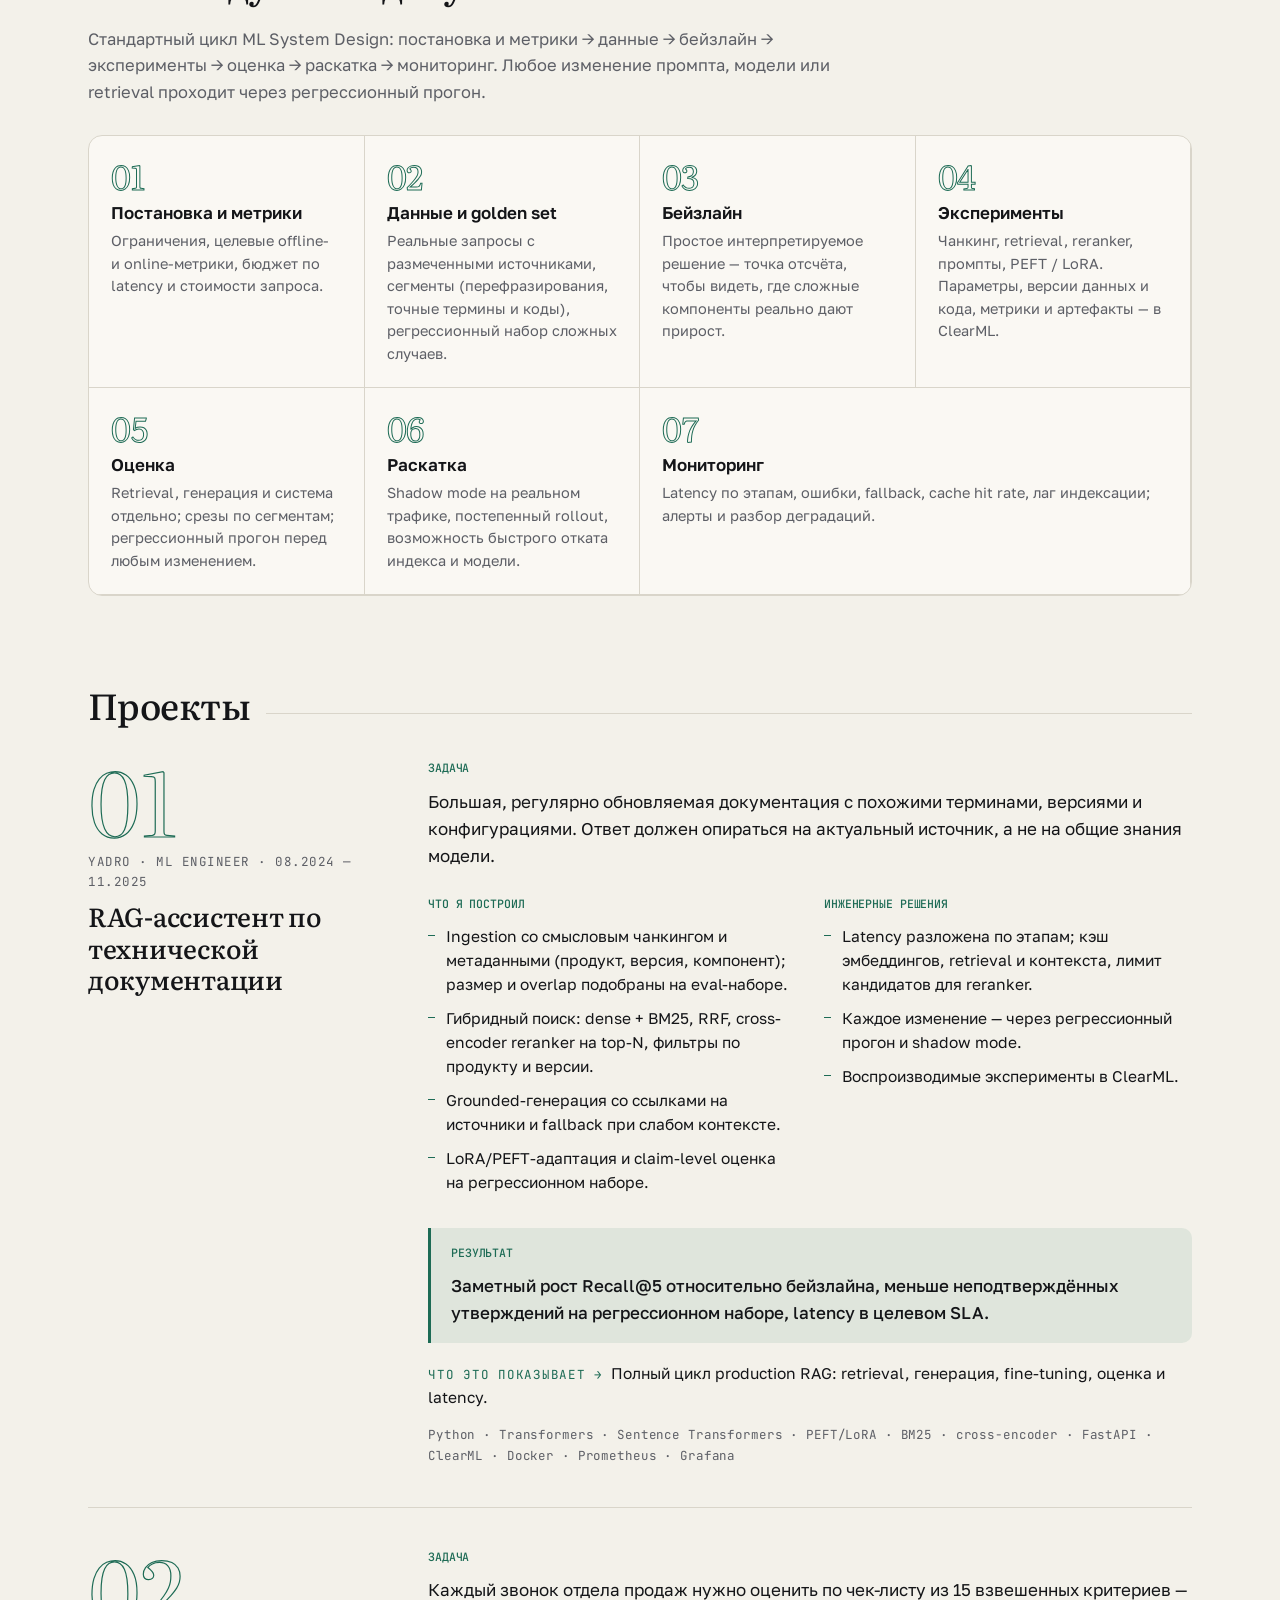
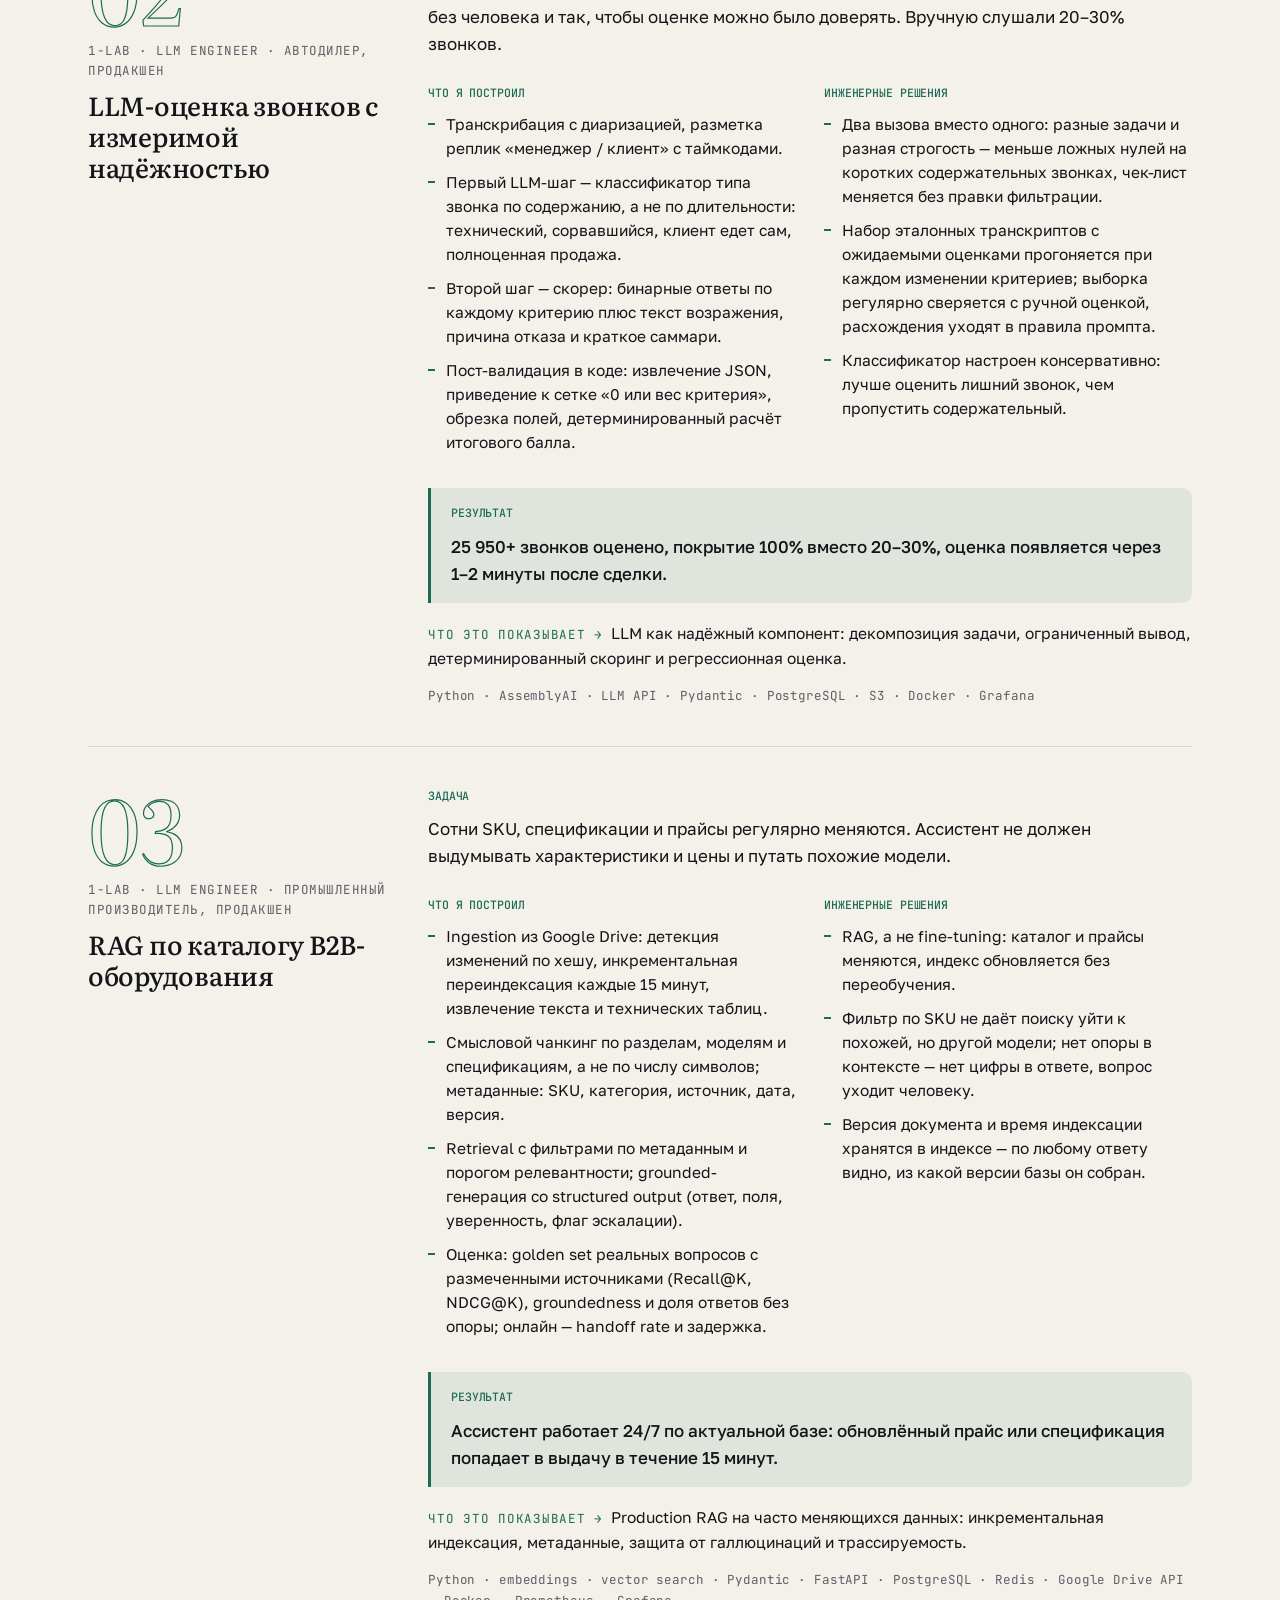
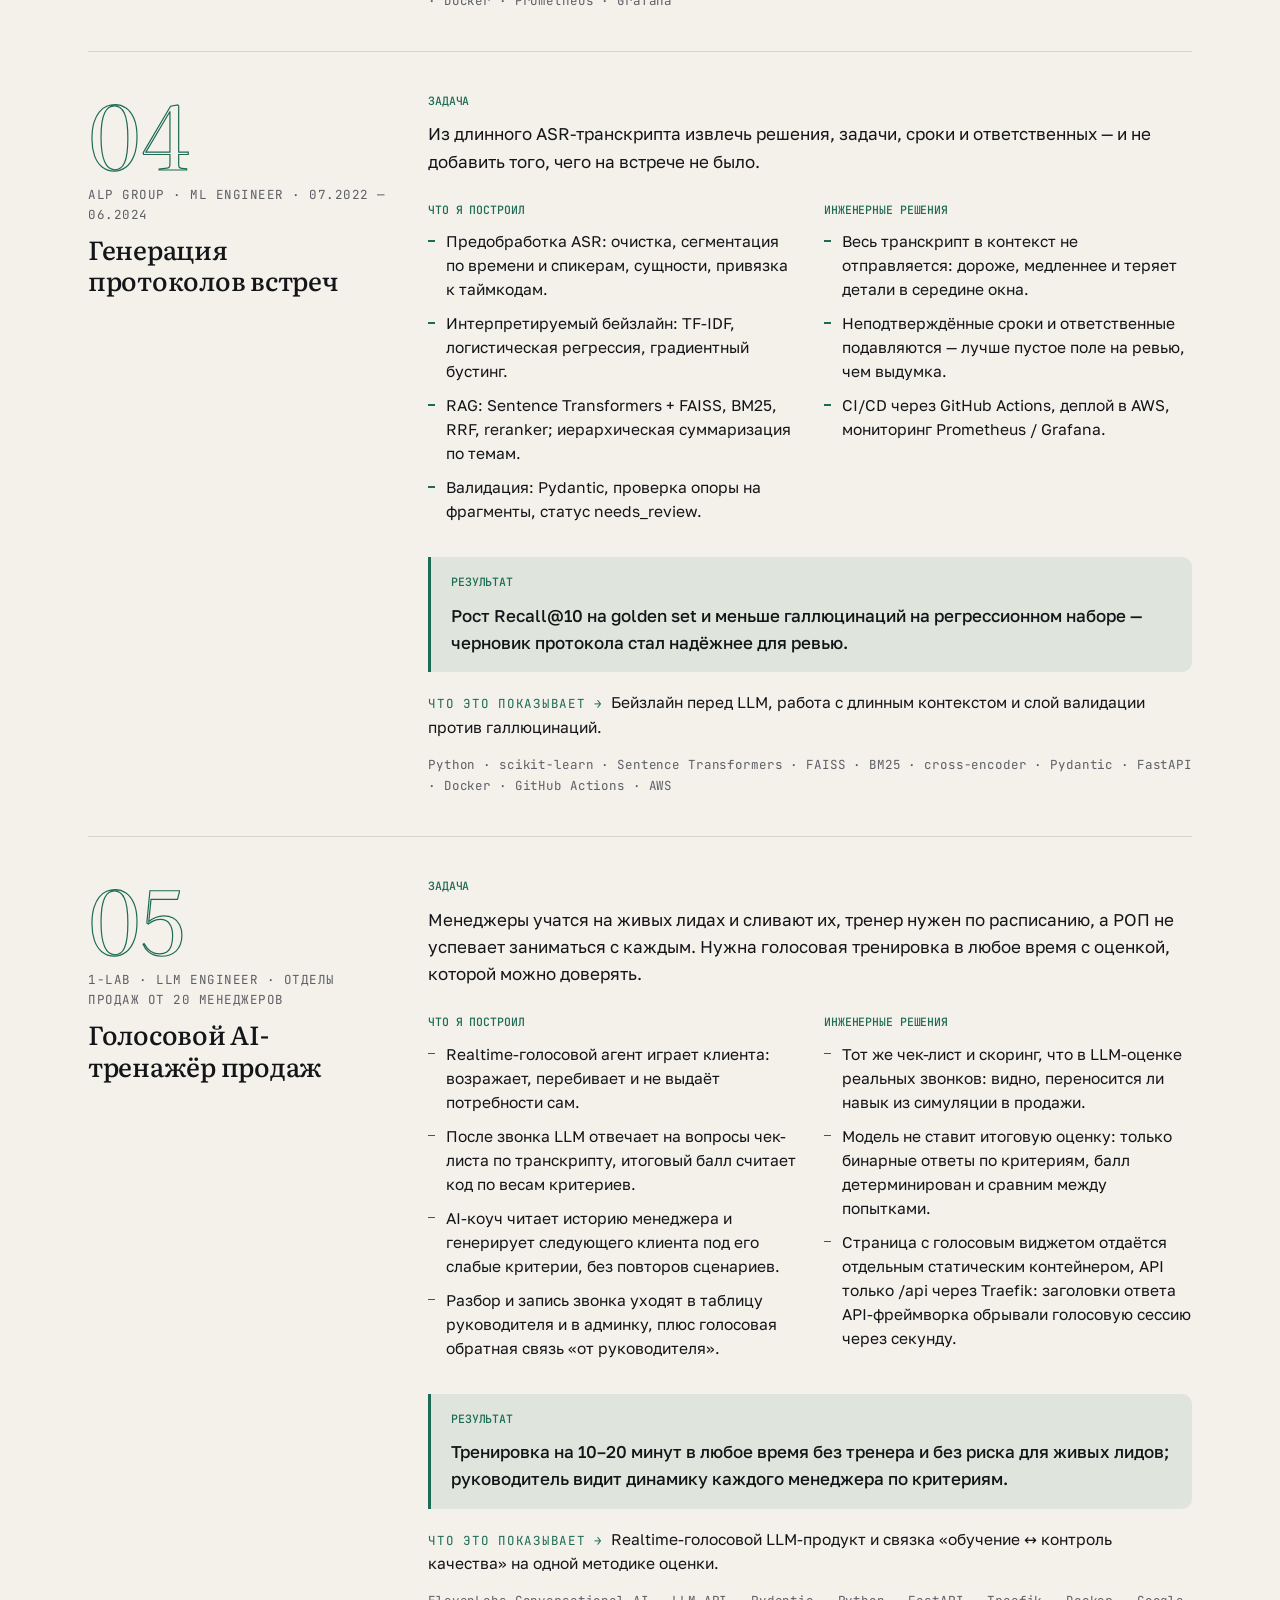
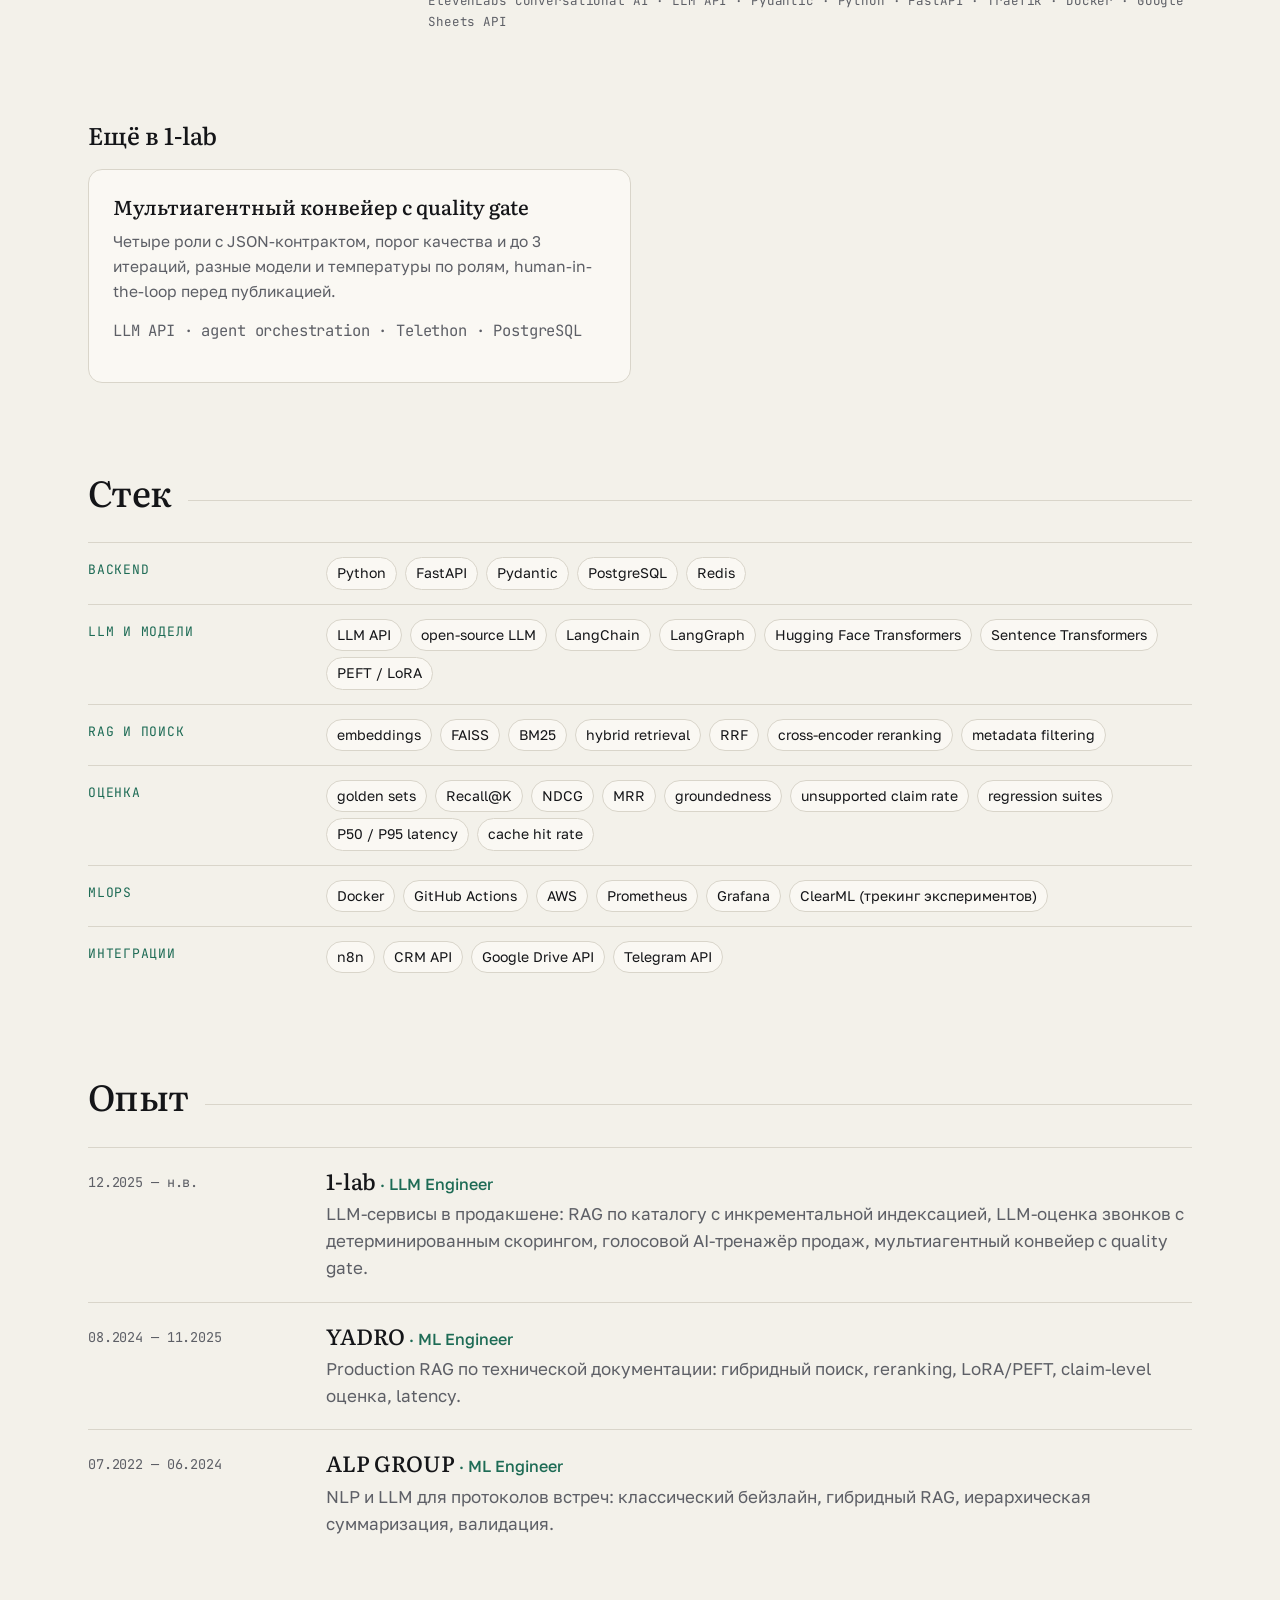
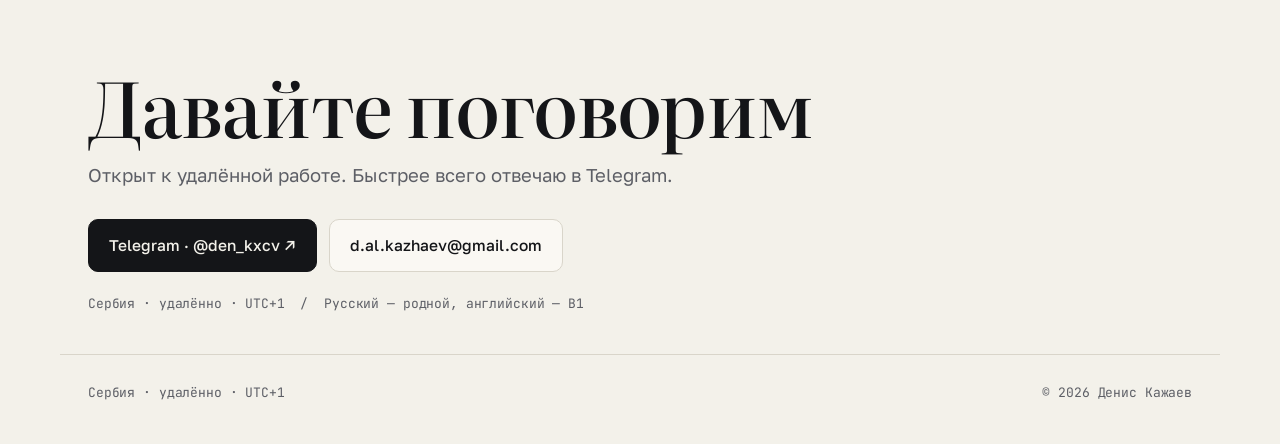
<file: ru/index.html>
<!doctype html>
<html lang="ru" data-track="ml">
<head>
<meta charset="utf-8">
<meta name="viewport" content="width=device-width, initial-scale=1">
<title>Денис Кажаев — ML / LLM Engineer</title>
<meta name="description" content="ML / LLM-инженер: production RAG, гибридный поиск и reranking, PEFT/LoRA, оценка качества LLM, latency и MLOps.">
<meta property="og:title" content="Денис Кажаев — ML / LLM Engineer">
<meta property="og:description" content="ML / LLM-инженер: production RAG, гибридный поиск и reranking, PEFT/LoRA, оценка качества LLM, latency и MLOps.">
<meta property="og:type" content="profile">
<link rel="alternate" hreflang="ru" href="/ru/"><link rel="alternate" hreflang="en" href="/en/">
<link rel="preconnect" href="https://fonts.googleapis.com">
<link rel="preconnect" href="https://fonts.gstatic.com" crossorigin>
<link href="https://fonts.googleapis.com/css2?family=Golos+Text:wght@400;500;600&family=JetBrains+Mono:wght@400;500&family=Literata:ital,opsz,wght@0,7..72,400;0,7..72,500;0,7..72,600;1,7..72,400&display=swap" rel="stylesheet">
<link rel="stylesheet" href="../assets/style.css">
<link rel="icon" href="../assets/favicon.svg" type="image/svg+xml">
</head>
<body>

<header class="top">
  <div class="wrap top-in">
    <a class="mark" href="#top"><span class="mono">DK</span><span class="mark-name">Денис Кажаев</span></a>
    <nav class="nav"><a href="#about">Обо мне</a><a href="#process">Процесс</a><a href="#cases">Проекты</a><a href="#stack">Стек</a><a href="#contact">Контакты</a></nav>
    <div class="switches">
      <div class="seg" role="group" aria-label="language"><a href="../ru/" class="on" aria-current="page">RU</a><a href="../en/">EN</a></div>
    </div>
  </div>
</header>
<main>

<section class="hero wrap" id="top">
  <div class="hero-text">
    <p class="kicker mono">ML / LLM Engineer · production RAG</p>
    <h1>Production RAG и LLM-системы: retrieval, оценка качества, fine-tuning и MLOps.</h1>
    <p class="lead">Строю LLM-сервисы от ingestion до мониторинга: гибридный поиск и reranking, grounded-генерация, PEFT/LoRA, claim-level оценка, оптимизация latency, воспроизводимые эксперименты и продакшен-инфраструктура. Самостоятельно веду задачу и сам договариваюсь с заказчиком о метриках и ограничениях.</p>
    <div class="cta">
      <a class="btn btn-main" href="https://t.me/den_kxcv">Написать в Telegram ↗</a>
      <a class="btn" href="mailto:d.al.kazhaev@gmail.com">d.al.kazhaev@gmail.com</a>
    </div>
    <p class="meta mono">Сербия · удалённо · UTC+1 &nbsp;/&nbsp; Русский — родной, английский — B1</p>
  </div>
  <figure class="trace" aria-hidden="true">
    <figcaption class="mono"><span class="dot"></span><span class="dot"></span><span class="dot"></span> rag.trace</figcaption>
    <ol class="mono"><li style="--i:0"><span class="ln">01</span><span class="fn">query</span><span class="arg">“E-217 on fw v4.2?”</span></li><li style="--i:1"><span class="ln">02</span><span class="fn">bm25 ∪ dense</span><span class="arg">top_n=50</span></li><li style="--i:2"><span class="ln">03</span><span class="fn">rrf</span><span class="arg">fused ranks</span></li><li style="--i:3"><span class="ln">04</span><span class="fn">rerank</span><span class="arg">cross-encoder · top_k=5</span></li><li style="--i:4"><span class="ln">05</span><span class="fn">generate</span><span class="arg">grounded · cited</span></li><li style="--i:5"><span class="ln">06</span><span class="fn">claim_check</span><span class="arg">supported claims ✓</span></li><li style="--i:6"><span class="ln">07</span><span class="fn">latency</span><span class="arg">p50 / p95 per stage</span></li><li style="--i:7"><span class="ln">08</span><span class="fn">done</span><span class="blink">▍</span></li></ol>
  </figure>
</section>
<section class="wrap block" id="about"><h2 class="h2">Что я даю команде</h2><div class="prs"><div class="pr"><span class="pr-n mono">01</span><h4>Production RAG</h4><p>Ingestion и метаданные, чанкинг, подобранный на eval-наборе, dense + BM25, RRF, cross-encoder reranking, фильтры по продукту и версии, fallback при слабом контексте.</p></div><div class="pr"><span class="pr-n mono">02</span><h4>Оценка качества</h4><p>Golden sets, Recall@K, NDCG / MRR для retrieval; groundedness и доля неподтверждённых утверждений для генерации; регрессионные прогоны и shadow mode.</p></div><div class="pr"><span class="pr-n mono">03</span><h4>Fine-tuning</h4><p>PEFT / LoRA на хороших ответах, реальных ошибках и примерах корректного отказа. Сравниваю версии по claim-level метрикам, а не «на глаз».</p></div><div class="pr"><span class="pr-n mono">04</span><h4>Latency и стоимость</h4><p>Разбор latency по этапам, кэш эмбеддингов, retrieval и контекста, лимит кандидатов для reranker, async I/O, контроль длины контекста. P50 / P95, а не среднее.</p></div><div class="pr"><span class="pr-n mono">05</span><h4>MLOps</h4><p>ClearML для экспериментов, Docker, CI/CD на GitHub Actions, деплой в AWS, Prometheus и Grafana с дашбордами по этапам пайплайна и алертами.</p></div><div class="pr"><span class="pr-n mono">06</span><h4>Backend</h4><p>Python, FastAPI, PostgreSQL, Redis, Pydantic-схемы для structured output, ретраи, идемпотентность, health checks, структурные логи.</p></div></div></section><section class="wrap block" id="process"><h2 class="h2">Как я веду ML-задачу</h2><p class="section-lead">Стандартный цикл ML System Design: постановка и метрики → данные → бейзлайн → эксперименты → оценка → раскатка → мониторинг. Любое изменение промпта, модели или retrieval проходит через регрессионный прогон.</p><ol class="steps"><li><span class="st-n mono">01</span><div><h4>Постановка и метрики</h4><p>Ограничения, целевые offline- и online-метрики, бюджет по latency и стоимости запроса.</p></div></li><li><span class="st-n mono">02</span><div><h4>Данные и golden set</h4><p>Реальные запросы с размеченными источниками, сегменты (перефразирования, точные термины и коды), регрессионный набор сложных случаев.</p></div></li><li><span class="st-n mono">03</span><div><h4>Бейзлайн</h4><p>Простое интерпретируемое решение — точка отсчёта, чтобы видеть, где сложные компоненты реально дают прирост.</p></div></li><li><span class="st-n mono">04</span><div><h4>Эксперименты</h4><p>Чанкинг, retrieval, reranker, промпты, PEFT / LoRA. Параметры, версии данных и кода, метрики и артефакты — в ClearML.</p></div></li><li><span class="st-n mono">05</span><div><h4>Оценка</h4><p>Retrieval, генерация и система отдельно; срезы по сегментам; регрессионный прогон перед любым изменением.</p></div></li><li><span class="st-n mono">06</span><div><h4>Раскатка</h4><p>Shadow mode на реальном трафике, постепенный rollout, возможность быстрого отката индекса и модели.</p></div></li><li><span class="st-n mono">07</span><div><h4>Мониторинг</h4><p>Latency по этапам, ошибки, fallback, cache hit rate, лаг индексации; алерты и разбор деградаций.</p></div></li></ol></section><section class="wrap block" id="cases"><h2 class="h2">Проекты</h2>
<article class="case" data-tags="" id="case-yadro">
  <div class="case-head">
    <span class="case-num">01</span>
    <div>
      <p class="case-client mono">YADRO · ML Engineer · 08.2024 — 11.2025</p>
      <h3>RAG-ассистент по технической документации</h3>
    </div>
  </div>
  <div class="case-body">
    <div class="case-problem"><h5 class="mono">Задача</h5><p>Большая, регулярно обновляемая документация с похожими терминами, версиями и конфигурациями. Ответ должен опираться на актуальный источник, а не на общие знания модели.</p></div>
    
    <div class="case-cols">
      <div><h5 class="mono">Что я построил</h5><ul><li>Ingestion со смысловым чанкингом и метаданными (продукт, версия, компонент); размер и overlap подобраны на eval-наборе.</li><li>Гибридный поиск: dense + BM25, RRF, cross-encoder reranker на top-N, фильтры по продукту и версии.</li><li>Grounded-генерация со ссылками на источники и fallback при слабом контексте.</li><li>LoRA/PEFT-адаптация и claim-level оценка на регрессионном наборе.</li></ul></div>
      <div><h5 class="mono">Инженерные решения</h5><ul><li>Latency разложена по этапам; кэш эмбеддингов, retrieval и контекста, лимит кандидатов для reranker.</li><li>Каждое изменение — через регрессионный прогон и shadow mode.</li><li>Воспроизводимые эксперименты в ClearML.</li></ul></div>
    </div>
    <div class="case-result"><h5 class="mono">Результат</h5><p>Заметный рост Recall@5 относительно бейзлайна, меньше неподтверждённых утверждений на регрессионном наборе, latency в целевом SLA.</p></div>
    <p class="case-shows"><span class="mono">Что это показывает →</span> Полный цикл production RAG: retrieval, генерация, fine-tuning, оценка и latency.</p>
    <p class="stackline mono">Python · Transformers · Sentence Transformers · PEFT/LoRA · BM25 · cross-encoder · FastAPI · ClearML · Docker · Prometheus · Grafana</p>
  </div>
</article>
<article class="case" data-tags="" id="case-ml-callqc">
  <div class="case-head">
    <span class="case-num">02</span>
    <div>
      <p class="case-client mono">1-lab · LLM Engineer · автодилер, продакшен</p>
      <h3>LLM-оценка звонков с измеримой надёжностью</h3>
    </div>
  </div>
  <div class="case-body">
    <div class="case-problem"><h5 class="mono">Задача</h5><p>Каждый звонок отдела продаж нужно оценить по чек-листу из 15 взвешенных критериев — без человека и так, чтобы оценке можно было доверять. Вручную слушали 20–30% звонков.</p></div>
    
    <div class="case-cols">
      <div><h5 class="mono">Что я построил</h5><ul><li>Транскрибация с диаризацией, разметка реплик «менеджер / клиент» с таймкодами.</li><li>Первый LLM-шаг — классификатор типа звонка по содержанию, а не по длительности: технический, сорвавшийся, клиент едет сам, полноценная продажа.</li><li>Второй шаг — скорер: бинарные ответы по каждому критерию плюс текст возражения, причина отказа и краткое саммари.</li><li>Пост-валидация в коде: извлечение JSON, приведение к сетке «0 или вес критерия», обрезка полей, детерминированный расчёт итогового балла.</li></ul></div>
      <div><h5 class="mono">Инженерные решения</h5><ul><li>Два вызова вместо одного: разные задачи и разная строгость — меньше ложных нулей на коротких содержательных звонках, чек-лист меняется без правки фильтрации.</li><li>Набор эталонных транскриптов с ожидаемыми оценками прогоняется при каждом изменении критериев; выборка регулярно сверяется с ручной оценкой, расхождения уходят в правила промпта.</li><li>Классификатор настроен консервативно: лучше оценить лишний звонок, чем пропустить содержательный.</li></ul></div>
    </div>
    <div class="case-result"><h5 class="mono">Результат</h5><p>25 950+ звонков оценено, покрытие 100% вместо 20–30%, оценка появляется через 1–2 минуты после сделки.</p></div>
    <p class="case-shows"><span class="mono">Что это показывает →</span> LLM как надёжный компонент: декомпозиция задачи, ограниченный вывод, детерминированный скоринг и регрессионная оценка.</p>
    <p class="stackline mono">Python · AssemblyAI · LLM API · Pydantic · PostgreSQL · S3 · Docker · Grafana</p>
  </div>
</article>
<article class="case" data-tags="" id="case-ml-rag">
  <div class="case-head">
    <span class="case-num">03</span>
    <div>
      <p class="case-client mono">1-lab · LLM Engineer · промышленный производитель, продакшен</p>
      <h3>RAG по каталогу B2B-оборудования</h3>
    </div>
  </div>
  <div class="case-body">
    <div class="case-problem"><h5 class="mono">Задача</h5><p>Сотни SKU, спецификации и прайсы регулярно меняются. Ассистент не должен выдумывать характеристики и цены и путать похожие модели.</p></div>
    
    <div class="case-cols">
      <div><h5 class="mono">Что я построил</h5><ul><li>Ingestion из Google Drive: детекция изменений по хешу, инкрементальная переиндексация каждые 15 минут, извлечение текста и технических таблиц.</li><li>Смысловой чанкинг по разделам, моделям и спецификациям, а не по числу символов; метаданные: SKU, категория, источник, дата, версия.</li><li>Retrieval с фильтрами по метаданным и порогом релевантности; grounded-генерация со structured output (ответ, поля, уверенность, флаг эскалации).</li><li>Оценка: golden set реальных вопросов с размеченными источниками (Recall@K, NDCG@K), groundedness и доля ответов без опоры; онлайн — handoff rate и задержка.</li></ul></div>
      <div><h5 class="mono">Инженерные решения</h5><ul><li>RAG, а не fine-tuning: каталог и прайсы меняются, индекс обновляется без переобучения.</li><li>Фильтр по SKU не даёт поиску уйти к похожей, но другой модели; нет опоры в контексте — нет цифры в ответе, вопрос уходит человеку.</li><li>Версия документа и время индексации хранятся в индексе — по любому ответу видно, из какой версии базы он собран.</li></ul></div>
    </div>
    <div class="case-result"><h5 class="mono">Результат</h5><p>Ассистент работает 24/7 по актуальной базе: обновлённый прайс или спецификация попадает в выдачу в течение 15 минут.</p></div>
    <p class="case-shows"><span class="mono">Что это показывает →</span> Production RAG на часто меняющихся данных: инкрементальная индексация, метаданные, защита от галлюцинаций и трассируемость.</p>
    <p class="stackline mono">Python · embeddings · vector search · Pydantic · FastAPI · PostgreSQL · Redis · Google Drive API · Docker · Prometheus · Grafana</p>
  </div>
</article>
<article class="case" data-tags="" id="case-alp">
  <div class="case-head">
    <span class="case-num">04</span>
    <div>
      <p class="case-client mono">ALP GROUP · ML Engineer · 07.2022 — 06.2024</p>
      <h3>Генерация протоколов встреч</h3>
    </div>
  </div>
  <div class="case-body">
    <div class="case-problem"><h5 class="mono">Задача</h5><p>Из длинного ASR-транскрипта извлечь решения, задачи, сроки и ответственных — и не добавить того, чего на встрече не было.</p></div>
    
    <div class="case-cols">
      <div><h5 class="mono">Что я построил</h5><ul><li>Предобработка ASR: очистка, сегментация по времени и спикерам, сущности, привязка к таймкодам.</li><li>Интерпретируемый бейзлайн: TF-IDF, логистическая регрессия, градиентный бустинг.</li><li>RAG: Sentence Transformers + FAISS, BM25, RRF, reranker; иерархическая суммаризация по темам.</li><li>Валидация: Pydantic, проверка опоры на фрагменты, статус needs_review.</li></ul></div>
      <div><h5 class="mono">Инженерные решения</h5><ul><li>Весь транскрипт в контекст не отправляется: дороже, медленнее и теряет детали в середине окна.</li><li>Неподтверждённые сроки и ответственные подавляются — лучше пустое поле на ревью, чем выдумка.</li><li>CI/CD через GitHub Actions, деплой в AWS, мониторинг Prometheus / Grafana.</li></ul></div>
    </div>
    <div class="case-result"><h5 class="mono">Результат</h5><p>Рост Recall@10 на golden set и меньше галлюцинаций на регрессионном наборе — черновик протокола стал надёжнее для ревью.</p></div>
    <p class="case-shows"><span class="mono">Что это показывает →</span> Бейзлайн перед LLM, работа с длинным контекстом и слой валидации против галлюцинаций.</p>
    <p class="stackline mono">Python · scikit-learn · Sentence Transformers · FAISS · BM25 · cross-encoder · Pydantic · FastAPI · Docker · GitHub Actions · AWS</p>
  </div>
</article>
<article class="case" data-tags="" id="case-ml-trainer">
  <div class="case-head">
    <span class="case-num">05</span>
    <div>
      <p class="case-client mono">1-lab · LLM Engineer · отделы продаж от 20 менеджеров</p>
      <h3>Голосовой AI-тренажёр продаж</h3>
    </div>
  </div>
  <div class="case-body">
    <div class="case-problem"><h5 class="mono">Задача</h5><p>Менеджеры учатся на живых лидах и сливают их, тренер нужен по расписанию, а РОП не успевает заниматься с каждым. Нужна голосовая тренировка в любое время с оценкой, которой можно доверять.</p></div>
    
    <div class="case-cols">
      <div><h5 class="mono">Что я построил</h5><ul><li>Realtime-голосовой агент играет клиента: возражает, перебивает и не выдаёт потребности сам.</li><li>После звонка LLM отвечает на вопросы чек-листа по транскрипту, итоговый балл считает код по весам критериев.</li><li>AI-коуч читает историю менеджера и генерирует следующего клиента под его слабые критерии, без повторов сценариев.</li><li>Разбор и запись звонка уходят в таблицу руководителя и в админку, плюс голосовая обратная связь «от руководителя».</li></ul></div>
      <div><h5 class="mono">Инженерные решения</h5><ul><li>Тот же чек-лист и скоринг, что в LLM-оценке реальных звонков: видно, переносится ли навык из симуляции в продажи.</li><li>Модель не ставит итоговую оценку: только бинарные ответы по критериям, балл детерминирован и сравним между попытками.</li><li>Страница с голосовым виджетом отдаётся отдельным статическим контейнером, API только /api через Traefik: заголовки ответа API-фреймворка обрывали голосовую сессию через секунду.</li></ul></div>
    </div>
    <div class="case-result"><h5 class="mono">Результат</h5><p>Тренировка на 10–20 минут в любое время без тренера и без риска для живых лидов; руководитель видит динамику каждого менеджера по критериям.</p></div>
    <p class="case-shows"><span class="mono">Что это показывает →</span> Realtime-голосовой LLM-продукт и связка «обучение ↔ контроль качества» на одной методике оценки.</p>
    <p class="stackline mono">ElevenLabs Conversational AI · LLM API · Pydantic · Python · FastAPI · Traefik · Docker · Google Sheets API</p>
  </div>
</article><h3 class="h3">Ещё в 1-lab</h3><div class="grid2"><article class="card" id="case-editorial" data-tags=""><h4>Мультиагентный конвейер с quality gate</h4><p>Четыре роли с JSON-контрактом, порог качества и до 3 итераций, разные модели и температуры по ролям, human-in-the-loop перед публикацией.</p><p class="stackline mono">LLM API · agent orchestration · Telethon · PostgreSQL</p></article></div></section><section class="wrap block" id="stack"><h2 class="h2">Стек</h2><dl class="skills"><div class="sk"><dt class="mono">Backend</dt><dd><ul class="tags"><li>Python</li><li>FastAPI</li><li>Pydantic</li><li>PostgreSQL</li><li>Redis</li></ul></dd></div><div class="sk"><dt class="mono">LLM и модели</dt><dd><ul class="tags"><li>LLM API</li><li>open-source LLM</li><li>LangChain</li><li>LangGraph</li><li>Hugging Face Transformers</li><li>Sentence Transformers</li><li>PEFT / LoRA</li></ul></dd></div><div class="sk"><dt class="mono">RAG и поиск</dt><dd><ul class="tags"><li>embeddings</li><li>FAISS</li><li>BM25</li><li>hybrid retrieval</li><li>RRF</li><li>cross-encoder reranking</li><li>metadata filtering</li></ul></dd></div><div class="sk"><dt class="mono">Оценка</dt><dd><ul class="tags"><li>golden sets</li><li>Recall@K</li><li>NDCG</li><li>MRR</li><li>groundedness</li><li>unsupported claim rate</li><li>regression suites</li><li>P50 / P95 latency</li><li>cache hit rate</li></ul></dd></div><div class="sk"><dt class="mono">MLOps</dt><dd><ul class="tags"><li>Docker</li><li>GitHub Actions</li><li>AWS</li><li>Prometheus</li><li>Grafana</li><li>ClearML (трекинг экспериментов)</li></ul></dd></div><div class="sk"><dt class="mono">Интеграции</dt><dd><ul class="tags"><li>n8n</li><li>CRM API</li><li>Google Drive API</li><li>Telegram API</li></ul></dd></div></dl></section><section class="wrap block" id="experience"><h2 class="h2">Опыт</h2><ol class="timeline"><li><span class="period mono">12.2025 — н.в.</span><div><h4>1-lab <span class="role">· LLM Engineer</span></h4><p>LLM-сервисы в продакшене: RAG по каталогу с инкрементальной индексацией, LLM-оценка звонков с детерминированным скорингом, голосовой AI-тренажёр продаж, мультиагентный конвейер с quality gate.</p></div></li><li><span class="period mono">08.2024 — 11.2025</span><div><h4>YADRO <span class="role">· ML Engineer</span></h4><p>Production RAG по технической документации: гибридный поиск, reranking, LoRA/PEFT, claim-level оценка, latency.</p></div></li><li><span class="period mono">07.2022 — 06.2024</span><div><h4>ALP GROUP <span class="role">· ML Engineer</span></h4><p>NLP и LLM для протоколов встреч: классический бейзлайн, гибридный RAG, иерархическая суммаризация, валидация.</p></div></li></ol></section>

<section class="wrap contact" id="contact">
  <h2>Давайте поговорим</h2>
  <p class="lead">Открыт к удалённой работе. Быстрее всего отвечаю в Telegram.</p>
  <div class="cta">
    <a class="btn btn-main" href="https://t.me/den_kxcv">Telegram · @den_kxcv ↗</a>
    <a class="btn" href="mailto:d.al.kazhaev@gmail.com">d.al.kazhaev@gmail.com</a>
  </div>
  <p class="meta mono">Сербия · удалённо · UTC+1 &nbsp;/&nbsp; Русский — родной, английский — B1</p>
</section>
<footer class="wrap foot mono">
  <span>Сербия · удалённо · UTC+1</span>
  <span>© 2026 Денис Кажаев</span>
</footer>
</main>
<script src="../assets/app.js" defer></script>
</body>
</html>
</file>
<file: assets/style.css>
:root {
  --paper: #f3f1ea;
  --card: #faf8f3;
  --ink: #141518;
  --muted: #5d5f66;
  --line: #d9d5ca;
  --accent: #cf4310;
  --accent-soft: rgba(207, 67, 16, 0.08);
  --trace-bg: #17181b;
  --trace-ink: #e9e6dc;
  --serif: "Literata", Georgia, serif;
  --sans: "Golos Text", system-ui, sans-serif;
  --mono: "JetBrains Mono", ui-monospace, monospace;
  color-scheme: light;
}
:root[data-track="ml"] { --accent: #1d6b55; --accent-soft: rgba(29, 107, 85, 0.09); }

@media (prefers-color-scheme: dark) {
  :root:not([data-theme="light"]) {
    --paper: #111214; --card: #18191c; --ink: #ebe8e0; --muted: #9a9ca3; --line: #2b2d31;
    --accent: #ff7a45; --accent-soft: rgba(255, 122, 69, 0.1); --trace-bg: #0b0c0d; color-scheme: dark;
  }
  :root:not([data-theme="light"])[data-track="ml"] { --accent: #53c39c; --accent-soft: rgba(83, 195, 156, 0.1); }
}

* { box-sizing: border-box; }
html { scroll-behavior: smooth; scroll-padding-top: 80px; }
body {
  margin: 0; background: var(--paper); color: var(--ink);
  font: 17px/1.6 var(--sans); -webkit-font-smoothing: antialiased;
  background-image: radial-gradient(var(--line) 0.6px, transparent 0.6px);
  background-size: 22px 22px; background-attachment: fixed;
}
a { color: inherit; }
.mono { font-family: var(--mono); letter-spacing: -0.01em; }
.wrap { max-width: 1160px; margin: 0 auto; padding: 0 28px; }

/* header */
.top { position: sticky; top: 0; z-index: 10; background: color-mix(in srgb, var(--paper) 88%, transparent);
  backdrop-filter: blur(10px); border-bottom: 1px solid var(--line); }
.top-in { display: flex; align-items: center; gap: 24px; height: 64px; }
.mark { display: flex; align-items: center; gap: 10px; text-decoration: none; font-weight: 600; white-space: nowrap; }
.mark .mono { display: grid; place-items: center; width: 34px; height: 34px; border-radius: 8px;
  background: var(--ink); color: var(--paper); font-size: 13px; font-weight: 500; }
.nav { display: flex; gap: 22px; margin-left: auto; font-size: 15px; }
.nav a { text-decoration: none; color: var(--muted); }
.nav a:hover { color: var(--ink); }
.switches { display: flex; gap: 10px; }
.seg { display: flex; border: 1px solid var(--line); border-radius: 999px; padding: 3px; background: var(--card); }
.seg a { font: 500 13px/1 var(--mono); padding: 8px 12px; border-radius: 999px; text-decoration: none; color: var(--muted);
  white-space: nowrap; transition: background .2s, color .2s; }
.seg a:hover { color: var(--ink); }
.seg a.on { background: var(--ink); color: var(--paper); }
.seg-track a.on { background: var(--accent); color: #fff; }

/* hero */
.hero { display: grid; grid-template-columns: 1.35fr 1fr; gap: 56px; align-items: center; padding-top: 72px; padding-bottom: 56px; }
.kicker { color: var(--accent); font-size: 13px; text-transform: uppercase; letter-spacing: .08em; margin: 0 0 18px; }
h1 { font: 500 clamp(34px, 4.6vw, 58px)/1.08 var(--serif); letter-spacing: -0.02em; margin: 0 0 22px; }
.lead { font-size: 18.5px; color: var(--muted); max-width: 640px; margin: 0 0 28px; }
.cta { display: flex; flex-wrap: wrap; gap: 12px; margin-bottom: 22px; }
.btn { display: inline-flex; align-items: center; padding: 13px 20px; border-radius: 10px; border: 1px solid var(--line);
  background: var(--card); text-decoration: none; font-weight: 500; font-size: 15.5px; transition: transform .15s, border-color .15s; }
.btn:hover { transform: translateY(-1px); border-color: var(--ink); }
.btn-main { background: var(--ink); color: var(--paper); border-color: var(--ink); }
.meta { font-size: 13px; color: var(--muted); margin: 0; }

.trace { margin: 0; background: var(--trace-bg); color: var(--trace-ink); border-radius: 14px; padding: 16px 0 18px;
  box-shadow: 0 30px 60px -30px rgba(0,0,0,.45), 0 0 0 1px rgba(255,255,255,.04) inset; transform: rotate(1.2deg); }
.trace figcaption { display: flex; gap: 6px; align-items: center; padding: 0 18px 12px; font-size: 12px; color: #8b8d93;
  border-bottom: 1px solid rgba(255,255,255,.07); }
.trace .dot { width: 9px; height: 9px; border-radius: 50%; background: #3a3c41; }
.trace figcaption .dot:last-of-type { margin-right: 8px; }
.trace ol { list-style: none; margin: 12px 0 0; padding: 0; font-size: 13.5px; }
.trace li { display: grid; grid-template-columns: 34px auto 1fr; gap: 12px; padding: 5px 18px;
  opacity: 0; animation: row .45s ease forwards; animation-delay: calc(var(--i) * 170ms + 250ms); }
.trace .ln { color: #55585f; text-align: right; }
.trace .fn { color: var(--accent); }
.trace .arg { color: #c9c6bc; overflow: hidden; text-overflow: ellipsis; white-space: nowrap; }
.trace .blink { animation: blink 1s steps(1) infinite; color: var(--accent); }
@keyframes row { from { opacity: 0; transform: translateX(-6px); } to { opacity: 1; transform: none; } }
@keyframes blink { 50% { opacity: 0; } }

/* stats */
.stats { display: grid; grid-template-columns: repeat(4, 1fr); border-top: 1px solid var(--ink); border-bottom: 1px solid var(--line); }
.stat { padding: 26px 22px 26px 0; }
.stat + .stat { padding-left: 22px; border-left: 1px solid var(--line); }
.stat-n { font: 500 clamp(30px, 3.4vw, 44px)/1 var(--serif); color: var(--accent); margin-bottom: 10px; }
.stat-l { font-size: 14.5px; color: var(--muted); line-height: 1.45; }
.note { font-size: 12.5px; color: var(--muted); margin: 10px 0 0; }

/* blocks */
.block { padding-top: 88px; }
.h2 { font: 500 clamp(26px, 2.8vw, 36px)/1.15 var(--serif); letter-spacing: -0.015em; margin: 0 0 30px;
  display: flex; align-items: baseline; gap: 16px; }
.h2::after { content: ""; flex: 1; height: 1px; background: var(--line); transform: translateY(-6px); }
.hint { color: var(--muted); margin: -16px 0 16px; font-size: 15px; }

.prs { display: grid; grid-template-columns: repeat(3, 1fr); gap: 18px; }
.pr { background: var(--card); border: 1px solid var(--line); border-radius: 14px; padding: 22px; }
.pr-n { font-size: 12px; color: var(--accent); }
.pr h4 { font: 600 17px/1.3 var(--sans); margin: 10px 0 8px; }
.pr p { margin: 0; font-size: 15px; color: var(--muted); line-height: 1.55; }

/* matrix */
.chips { display: flex; flex-wrap: wrap; gap: 8px; margin-bottom: 18px; }
.chip, .fbtn { font-size: 12.5px; cursor: pointer; border: 1px solid var(--line); background: var(--card); color: var(--ink);
  border-radius: 999px; padding: 7px 12px; transition: all .15s; }
.chip:hover, .fbtn:hover { border-color: var(--accent); }
.chip.on, .fbtn.on { background: var(--accent); border-color: var(--accent); color: #fff; }
.matrix-wrap { overflow-x: auto; border: 1px solid var(--line); border-radius: 14px; background: var(--card); }
.matrix { border-collapse: collapse; width: 100%; min-width: 860px; font-size: 14.5px; }
.matrix th, .matrix td { border-bottom: 1px solid var(--line); padding: 10px 6px; }
.matrix thead th { position: sticky; top: 0; background: var(--card); vertical-align: bottom; }
.matrix thead .fbtn { padding: 5px 9px; font-size: 11.5px; white-space: nowrap; }
.matrix tbody th { text-align: left; font-weight: 500; min-width: 230px; padding-left: 16px; line-height: 1.35; }
.matrix tbody th a { text-decoration: none; }
.matrix tbody th a:hover { color: var(--accent); }
.matrix td { text-align: center; color: var(--accent); font-size: 16px; }
.matrix td.c1 { opacity: .55; }
.matrix tr:last-child > * { border-bottom: 0; }
.matrix tbody tr { transition: opacity .2s; }
.matrix tbody tr.dim { opacity: .25; }

/* featured cases */
.case { display: grid; grid-template-columns: 300px 1fr; gap: 40px; padding: 40px 0; border-top: 1px solid var(--line); }
.case:first-of-type { border-top: 0; padding-top: 4px; }
.case-head { position: sticky; top: 96px; align-self: start; }
.case-num { font: 400 88px/0.9 var(--serif); color: transparent; -webkit-text-stroke: 1.2px var(--accent); display: block; margin-bottom: 14px; }
.case-client { font-size: 12.5px; color: var(--muted); margin: 0 0 8px; text-transform: uppercase; letter-spacing: .04em; }
.case h3 { font: 500 26px/1.2 var(--serif); margin: 0; letter-spacing: -0.01em; }
h5 { font-size: 11.5px; font-weight: 500; text-transform: uppercase; letter-spacing: .1em; color: var(--accent); margin: 0 0 10px; }
.case-problem p { margin: 0 0 26px; font-size: 17px; }
.case-cols { display: grid; grid-template-columns: 1fr 1fr; gap: 28px; margin-bottom: 24px; }
.case ul { margin: 0; padding: 0; list-style: none; }
.case li { position: relative; padding-left: 18px; margin-bottom: 10px; font-size: 15.5px; line-height: 1.55; }
.case li::before { content: ""; position: absolute; left: 0; top: .72em; width: 7px; height: 1.5px; background: var(--accent); }
.case-result { background: var(--accent-soft); border-left: 3px solid var(--accent); border-radius: 0 10px 10px 0; padding: 16px 20px; margin-bottom: 18px; }
.case-result p { margin: 0; font-weight: 500; }
.stackline { font-size: 12.5px; color: var(--muted); margin: 0; line-height: 1.7; }
.case.hide, .card.hide { display: none; }

/* cards */
.grid2 { display: grid; grid-template-columns: 1fr 1fr; gap: 18px; }
.card { background: var(--card); border: 1px solid var(--line); border-radius: 14px; padding: 24px; display: flex; flex-direction: column;
  transition: border-color .2s, transform .2s; }
.card:hover { border-color: var(--accent); transform: translateY(-2px); }
.card h4 { font: 500 20px/1.25 var(--serif); margin: 0 0 10px; }
.card p { margin: 0 0 14px; font-size: 15.5px; color: var(--muted); }
.card .stackline { margin-top: auto; }

/* timeline */
.timeline { list-style: none; margin: 0; padding: 0; }
.timeline li { display: grid; grid-template-columns: 210px 1fr; gap: 28px; padding: 20px 0; border-top: 1px solid var(--line); }
.period { font-size: 13.5px; color: var(--muted); padding-top: 4px; }
.timeline h4 { font: 500 22px/1.2 var(--serif); margin: 0 0 6px; }
.timeline .role { color: var(--accent); font-family: var(--sans); font-size: 16px; font-weight: 500; }
.timeline p { margin: 0; color: var(--muted); }

/* skills */
.skills { margin: 0; }
.sk { display: grid; grid-template-columns: 210px 1fr; gap: 28px; padding: 14px 0; border-top: 1px solid var(--line); }
.sk dt { font-size: 13px; color: var(--accent); text-transform: uppercase; letter-spacing: .06em; padding-top: 3px; }
.sk dd { margin: 0; }

/* contact */
.contact { padding-top: 110px; padding-bottom: 40px; }
.contact h2 { font: 500 clamp(40px, 6vw, 76px)/1 var(--serif); letter-spacing: -0.025em; margin: 0 0 18px; }
.foot { display: flex; justify-content: space-between; gap: 16px; flex-wrap: wrap; padding-top: 28px; padding-bottom: 40px;
  border-top: 1px solid var(--line); font-size: 13px; color: var(--muted); }
.foot a { color: var(--accent); text-decoration: none; }


/* about / process */
.section-lead { color: var(--muted); max-width: 760px; margin: -8px 0 30px; font-size: 16.5px; }
.steps { list-style: none; margin: 0; padding: 0; display: grid; grid-template-columns: repeat(auto-fit, minmax(230px, 1fr));
  gap: 0; border: 1px solid var(--line); border-radius: 14px; background: var(--card); overflow: hidden; counter-reset: s; }
.steps li { display: flex; flex-direction: column; gap: 10px; padding: 22px; border-right: 1px solid var(--line); border-bottom: 1px solid var(--line);
  position: relative; }
.st-n { font: 400 34px/1 var(--serif); color: transparent; -webkit-text-stroke: 1px var(--accent); }
.steps h4 { font: 600 17px/1.3 var(--sans); margin: 0 0 6px; }
.steps p { margin: 0; font-size: 14.5px; color: var(--muted); line-height: 1.55; }
.steps .st-art { margin-top: 10px; font-size: 12px; color: var(--accent); }
.steps li:hover { background: var(--accent-soft); }
.steps { grid-template-columns: repeat(4, 1fr); }
.steps li:last-child { grid-column: span 2; }

/* cases extras */
.filter { display: flex; flex-wrap: wrap; align-items: center; gap: 10px 14px; margin: -8px 0 26px; }
.filter .hint { margin: 0; }
.filter .chips { margin: 0; }
.h3 { font: 500 24px/1.2 var(--serif); margin: 48px 0 20px; }
.case-part { border: 1px dashed var(--accent); border-radius: 10px; padding: 14px 18px; margin: -6px 0 24px; }
.case-part p { margin: 0; font-size: 15.5px; }
.case-shows { margin: 0 0 14px; font-size: 15.5px; }
.case-shows .mono { color: var(--accent); font-size: 12.5px; text-transform: uppercase; letter-spacing: .06em; margin-right: 4px; }
.matrix-box { margin-top: 30px; }
.matrix-box summary { cursor: pointer; font-size: 13px; color: var(--muted); padding: 10px 0; list-style: none; }
.matrix-box summary::before { content: "+ "; color: var(--accent); }
.matrix-box[open] summary::before { content: "− "; }
.matrix thead th { font-size: 11.5px; font-weight: 500; color: var(--muted); white-space: nowrap; }

/* stack tags */
.tags { list-style: none; margin: 0; padding: 0; display: flex; flex-wrap: wrap; gap: 6px 8px; }
.tags li { font-size: 14px; padding: 4px 10px; border: 1px solid var(--line); border-radius: 999px; background: var(--card); }

/* reveal */
@media (prefers-reduced-motion: no-preference) {
  .hero-text > * { animation: rise .7s cubic-bezier(.2,.7,.2,1) both; }
  .hero-text > :nth-child(2) { animation-delay: .08s; }
  .hero-text > :nth-child(3) { animation-delay: .16s; }
  .hero-text > :nth-child(4) { animation-delay: .24s; }
  .hero-text > :nth-child(5) { animation-delay: .32s; }
}
@media (prefers-reduced-motion: reduce) { .trace li { animation: none; opacity: 1; } }
@keyframes rise { from { opacity: 0; transform: translateY(14px); } to { opacity: 1; transform: none; } }

/* responsive */
@media (max-width: 1020px) {
  .nav { display: none; }
  .switches { margin-left: auto; }
  .hero { grid-template-columns: 1fr; gap: 36px; padding-top: 44px; }
  .trace { transform: none; }
  .prs { grid-template-columns: 1fr 1fr; }
  .steps { grid-template-columns: 1fr 1fr; }
  .case { grid-template-columns: 1fr; gap: 18px; }
  .case-head { position: static; display: flex; gap: 18px; align-items: flex-end; }
  .case-num { font-size: 64px; margin: 0; }
}
@media (max-width: 720px) {
  body { font-size: 16px; }
  .wrap { padding: 0 16px; }
  .top-in { height: auto; padding: 10px 16px; flex-wrap: wrap; gap: 10px; }
  .mark-name { display: none; }
  .seg a { padding: 7px 10px; font-size: 12px; }
  .stats { grid-template-columns: 1fr 1fr; }
  .stat:nth-child(3) { padding-left: 0; border-left: 0; }
  .stat:nth-child(n+3) { border-top: 1px solid var(--line); }
  .prs, .grid2, .case-cols, .steps { grid-template-columns: 1fr; }
  .steps li:last-child { grid-column: auto; }
  .timeline li, .sk { grid-template-columns: 1fr; gap: 6px; }
  .block { padding-top: 64px; }
  .hero { padding-top: 32px; padding-bottom: 40px; }
  .contact { padding-top: 80px; }
  .foot { padding-bottom: 32px; }
  .trace li { grid-template-columns: 26px auto 1fr; gap: 8px; padding: 5px 12px; font-size: 12.5px; }
}
</file>
